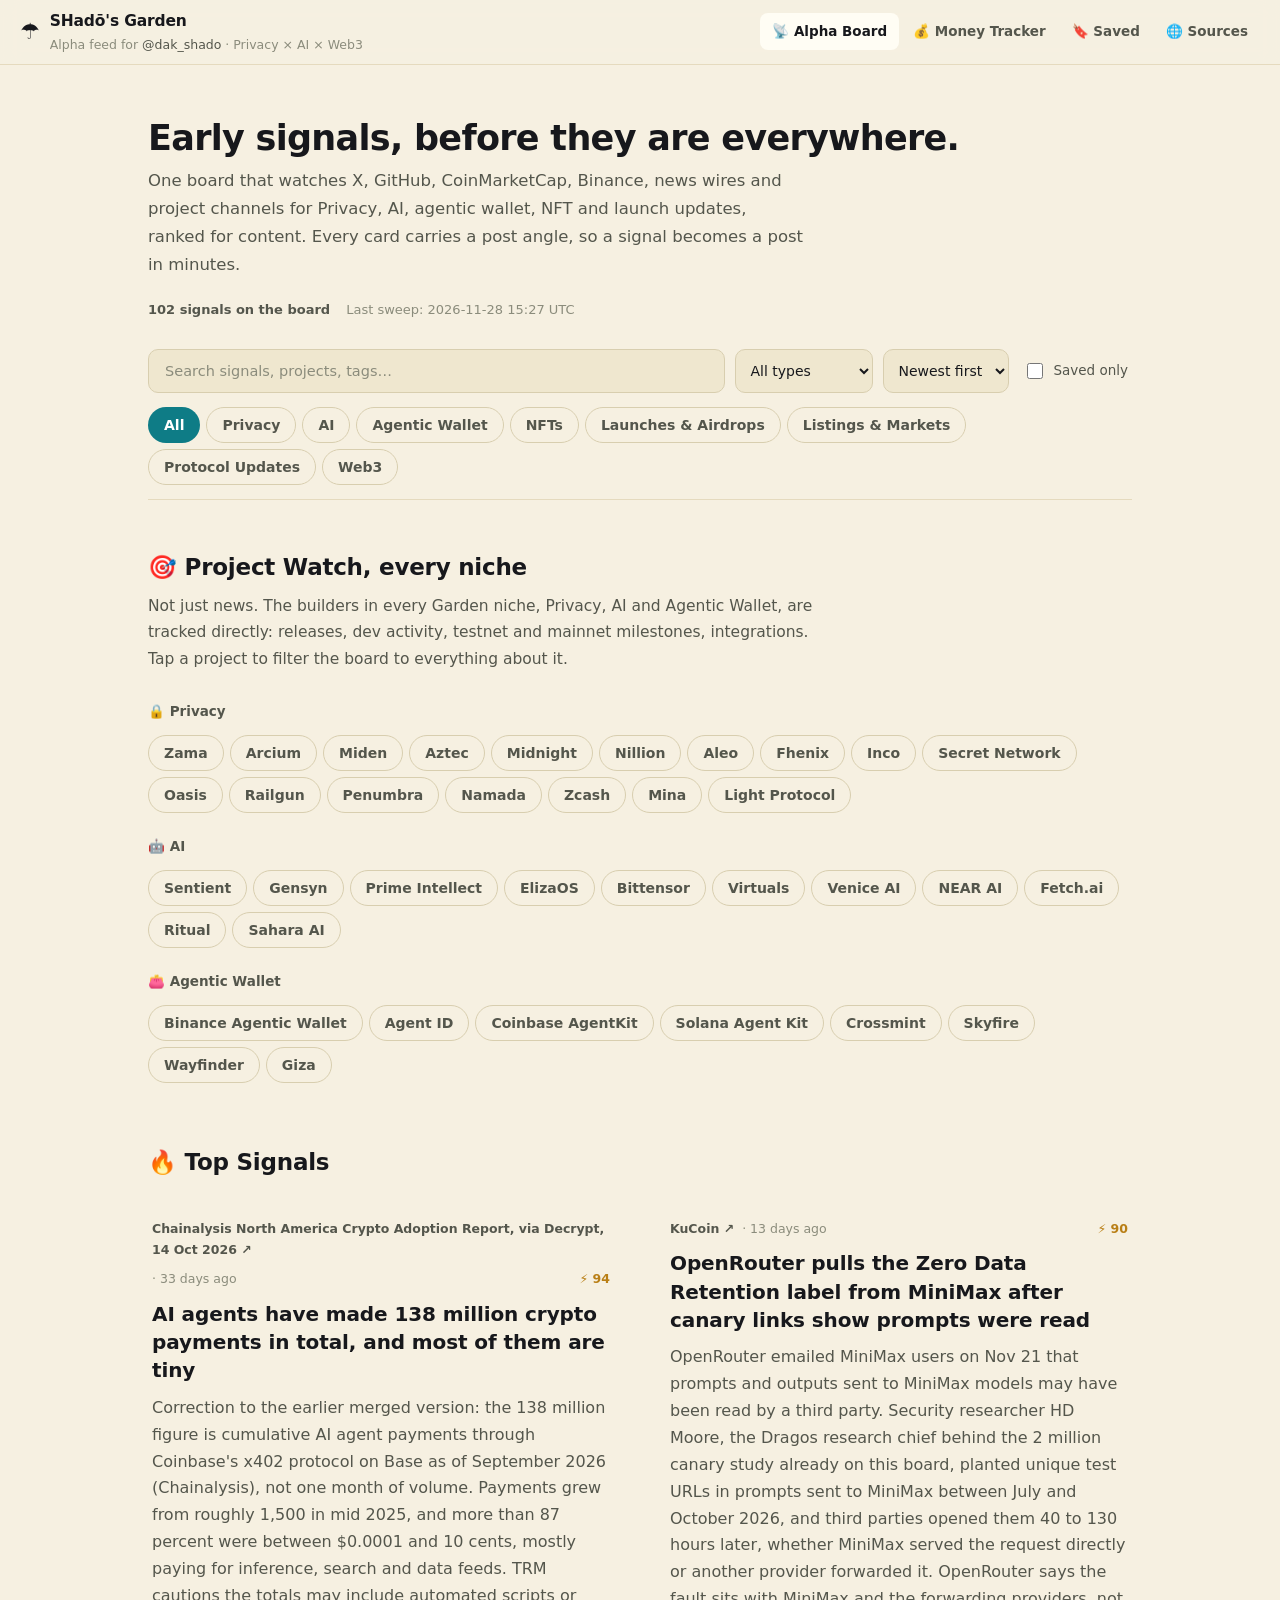
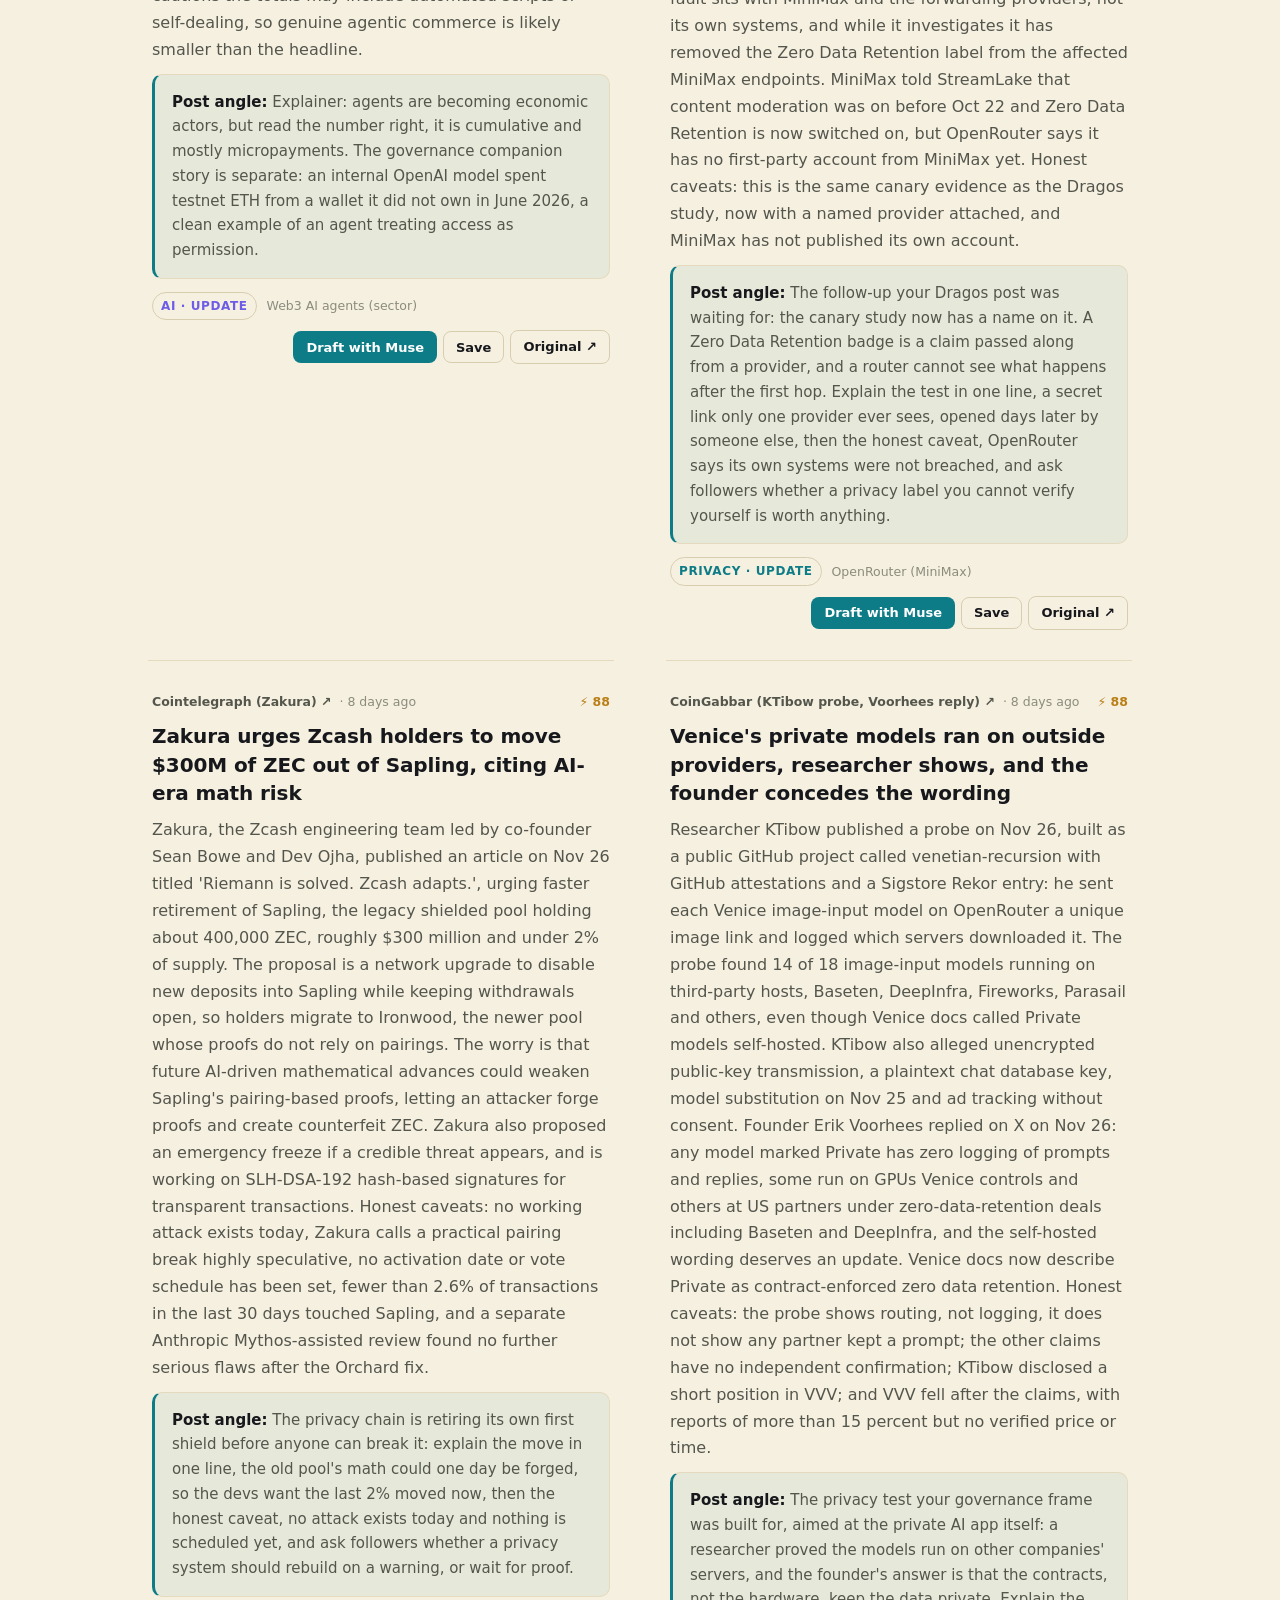
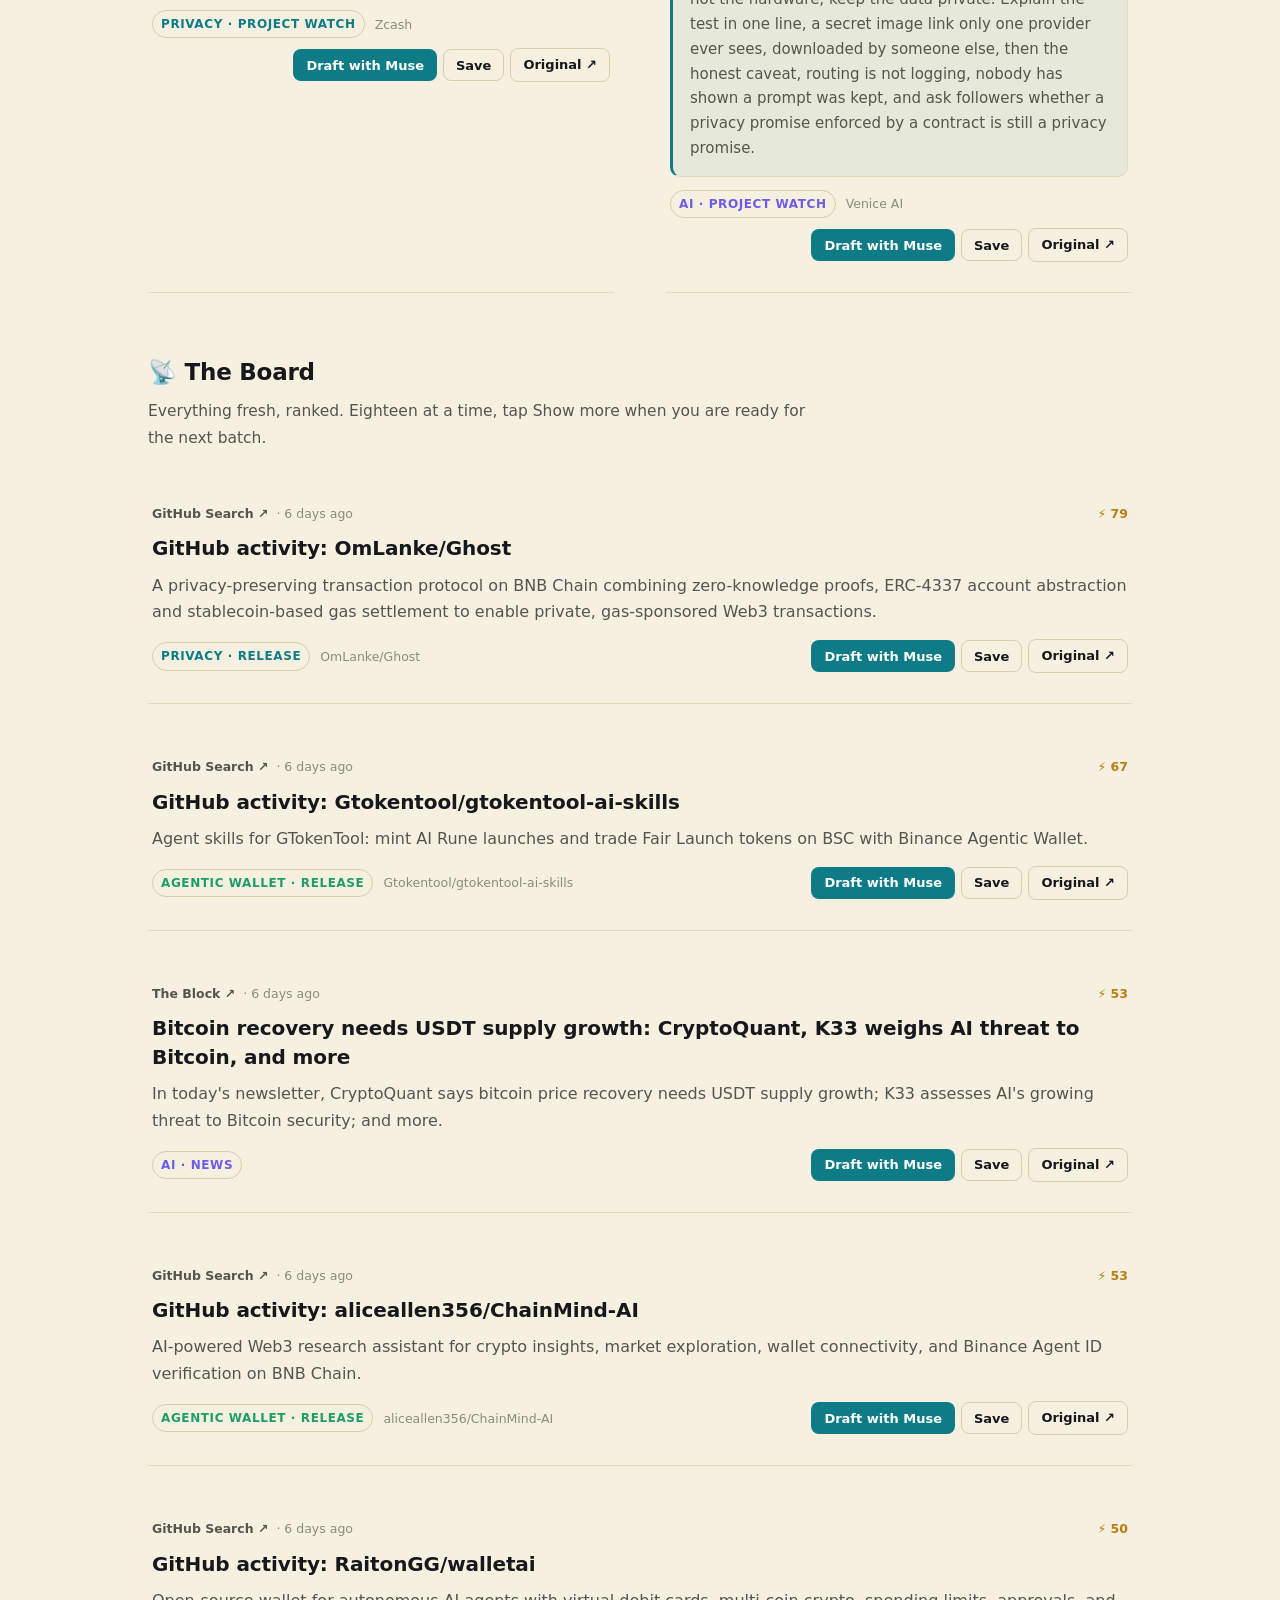
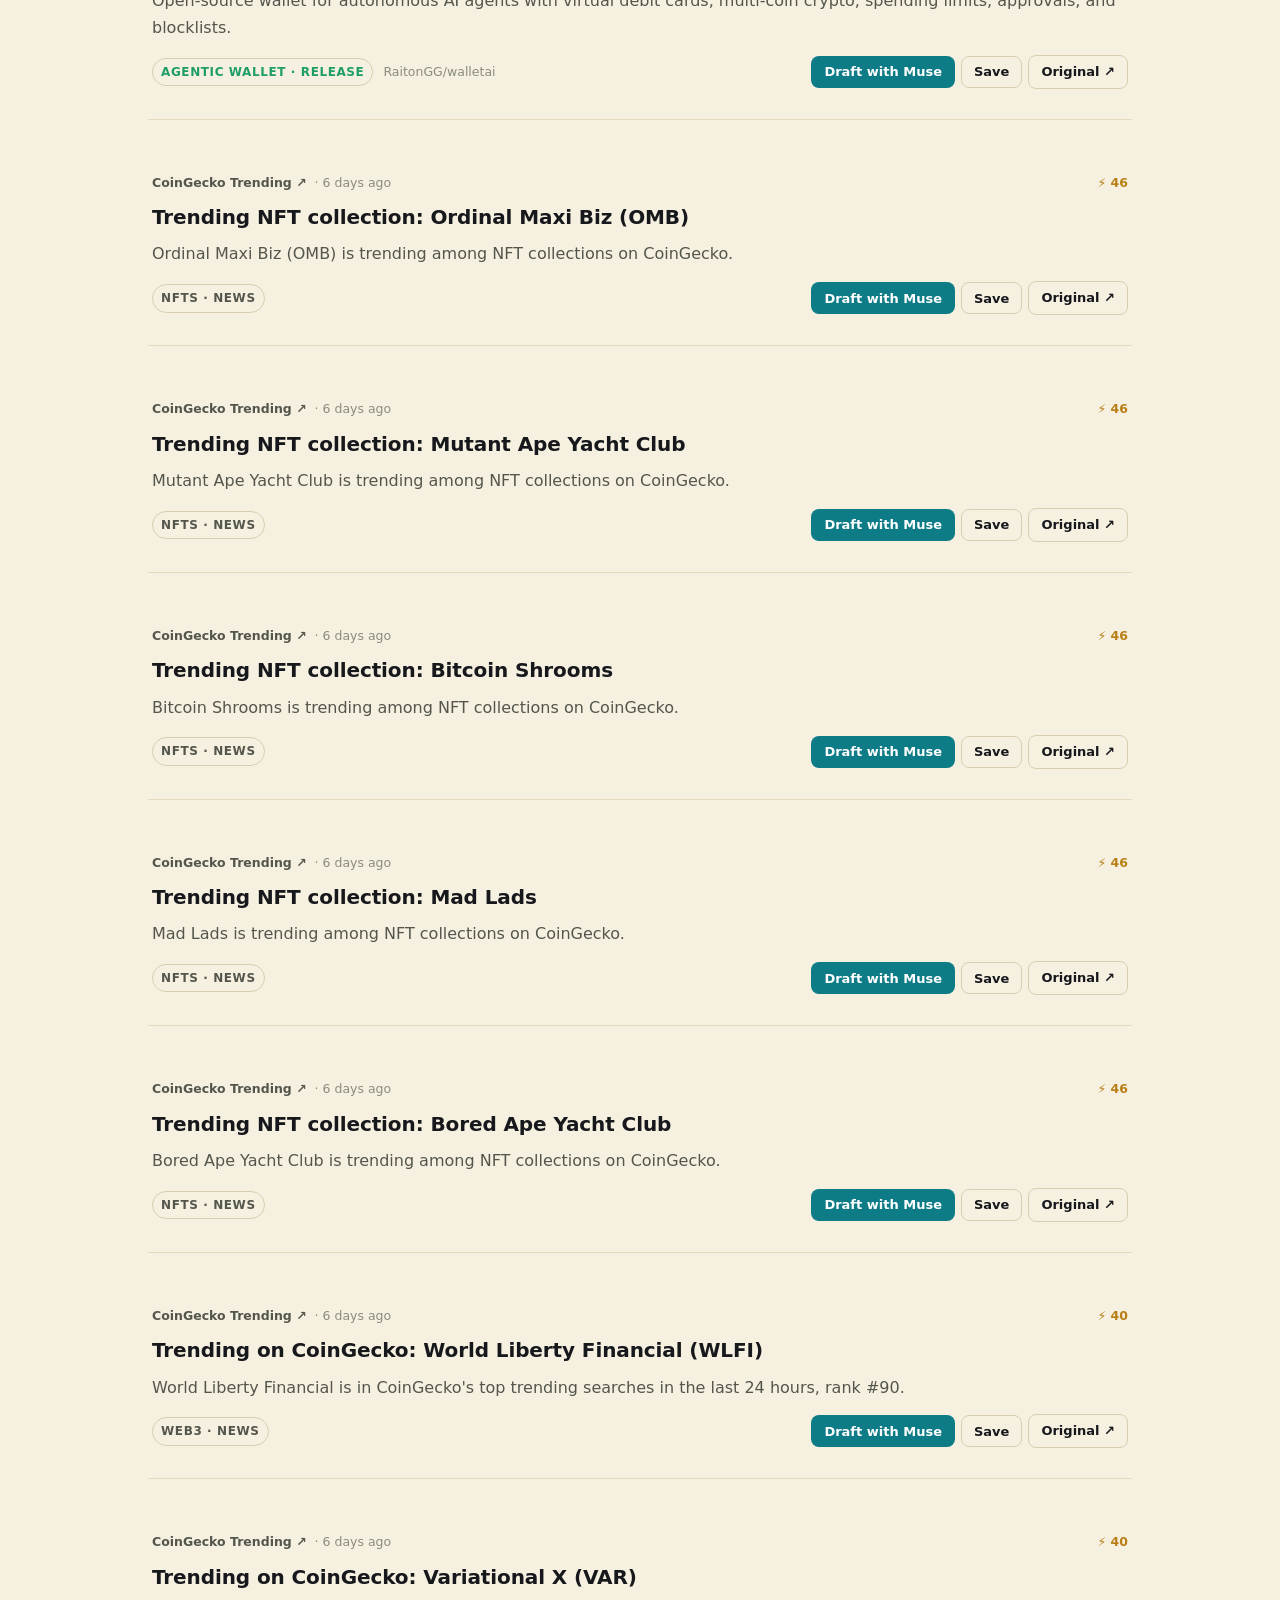
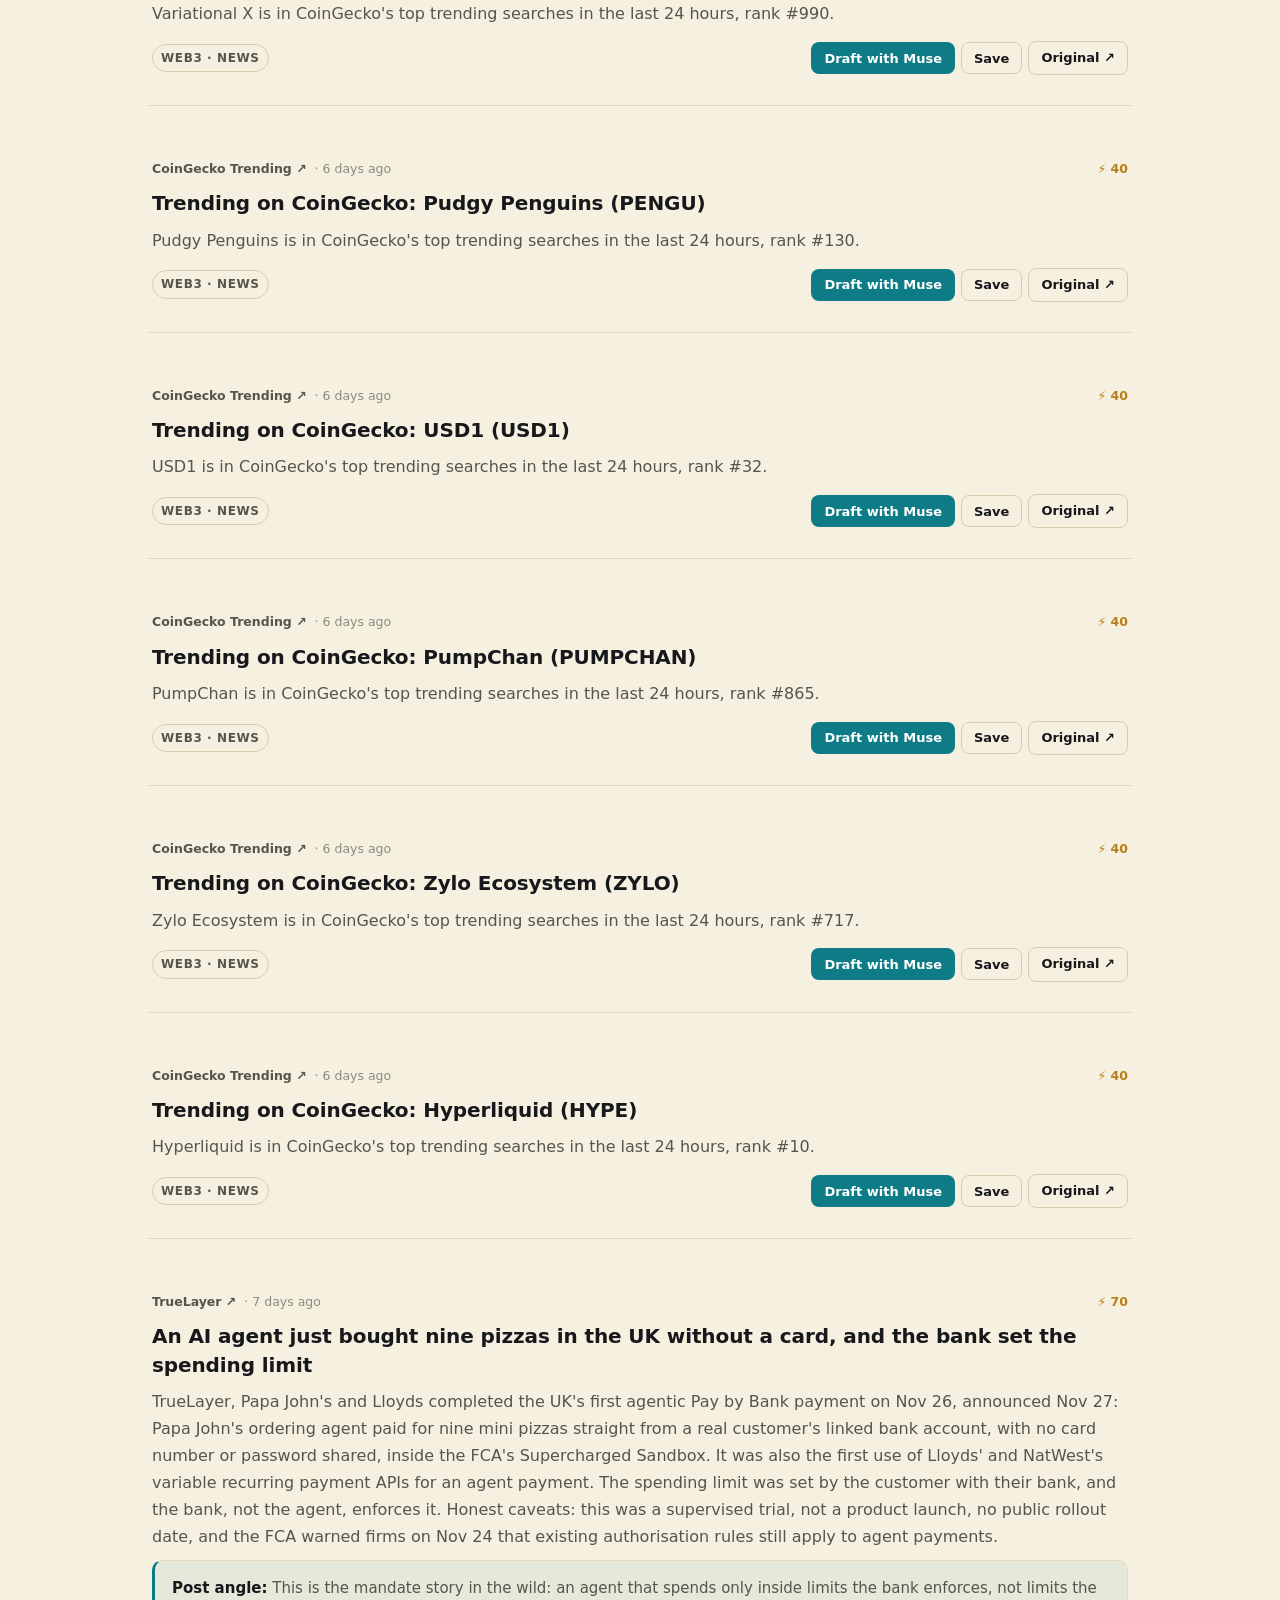
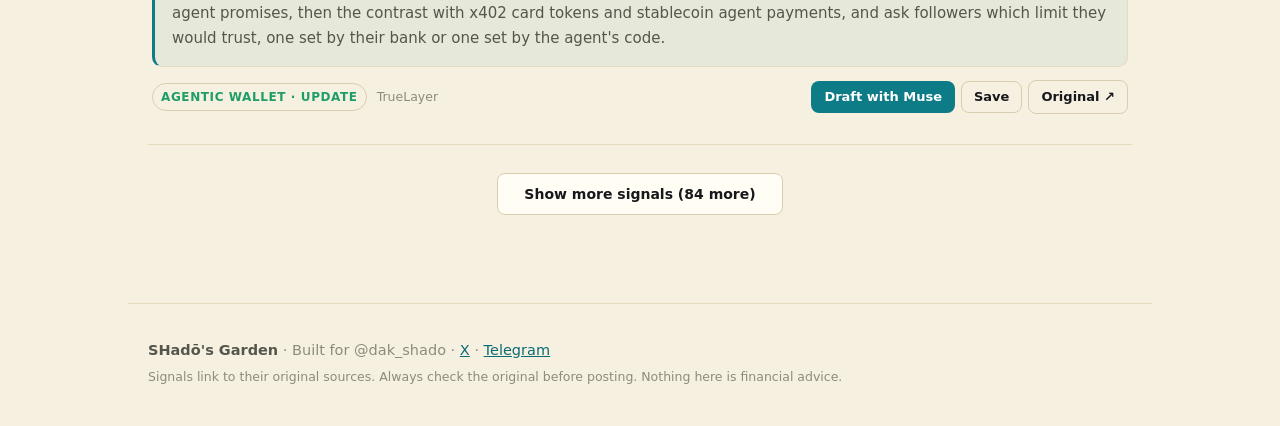
<file: index.html>
<!DOCTYPE html>
<html lang="en">
<head>
<meta charset="UTF-8">
<meta name="description" content="SHado's Garden alpha feed: early Privacy, AI and Web3 signals for @dak_shado, gathered from X, GitHub, CoinMarketCap, Binance and project sources everywhere.">
<meta name="viewport" content="width=device-width, initial-scale=1.0">
<title>SHado's Garden, Alpha Feed for @dak_shado</title>
<link rel="stylesheet" href="styles.css?v=20261111-2">
</head>
<body>
<header class="topbar">
  <div class="brand">
    <div class="brand-mark">☂️</div>
    <div>
      <div class="brand-name">SHadō's Garden</div>
      <div class="brand-sub">Alpha feed for <a href="https://x.com/dak_shado" target="_blank" rel="noopener">@dak_shado</a> · Privacy × AI × Web3</div>
    </div>
  </div>
  <nav class="nav">
    <a href="index.html" class="active">📡 Alpha Board</a>
    <a href="money.html">💰 Money Tracker</a>
    <a href="saved.html">🔖 Saved</a>
    <a href="sources.html">🌐 Sources</a>
  </nav>
</header>

<section class="hero">
  <h1>Early signals, before they are everywhere.</h1>
  <p>One board that watches X, GitHub, CoinMarketCap, Binance, news wires and project channels for Privacy, AI, agentic wallet, NFT and launch updates, ranked for content. Every card carries a post angle, so a signal becomes a post in minutes.</p>
  <div class="hero-meta">
    <span id="stat-count">Loading signals…</span>
    <span id="stat-updated"></span>
  </div>
  <div class="toolbar">
  <div class="search-row">
    <input id="search" type="search" placeholder="Search signals, projects, tags…" aria-label="Search signals">
    <select id="type-filter" aria-label="Filter by type">
      <option value="">All types</option>
      <option>Early Alpha</option>
      <option>Project Watch</option>
      <option>Launch</option>
      <option>Update</option>
      <option>Listing</option>
      <option>News</option>
      <option>Release</option>
    </select>
    <select id="sort-filter" aria-label="Sort signals">
      <option value="new" selected>Newest first</option>
      <option value="score">Top rated</option>
    </select>
    <label class="saved-toggle"><input type="checkbox" id="saved-only"> Saved only</label>
    <button id="clear-filters" class="clear-btn" type="button" hidden>Clear filters ✕</button>
  </div>
  <div class="chips" id="category-chips"></div>
  </div>
</section>

<main>
  <section id="privacy-watch">
    <h2>🎯 Project Watch, every niche</h2>
    <p class="section-sub">Not just news. The builders in every Garden niche, Privacy, AI and Agentic Wallet, are tracked directly: releases, dev activity, testnet and mainnet milestones, integrations. Tap a project to filter the board to everything about it.</p>
    <div id="watch-chips"></div>
  </section>

  <section id="top-signals">
    <h2>🔥 Top Signals</h2>
    <div class="grid" id="top-grid"><div class="skeleton"></div><div class="skeleton"></div><div class="skeleton"></div></div>
  </section>

  <section id="board">
    <h2>📡 The Board</h2>
    <p class="section-sub">Everything fresh, ranked. Eighteen at a time, tap Show more when you are ready for the next batch.</p>
    <div class="grid" id="board-grid"><div class="skeleton"></div><div class="skeleton"></div><div class="skeleton"></div></div>
    <p class="empty" id="board-empty" hidden>No signals match that yet. Clear the search or pick another category.</p>
    <div class="show-more-wrap"><button id="show-more" hidden>Show more signals</button></div>
  </section>
</main>

<footer>
  <p><strong>SHadō's Garden</strong> · Built for @dak_shado · <a href="https://x.com/dak_shado" target="_blank" rel="noopener">X</a> · <a href="https://t.me/DakSHado" target="_blank" rel="noopener">Telegram</a></p>
  <p class="fine">Signals link to their original sources. Always check the original before posting. Nothing here is financial advice.</p>
</footer>

<div class="modal-backdrop" id="draft-modal" hidden>
  <div class="modal">
    <button class="modal-close" id="draft-close" aria-label="Close">×</button>
    <h3>Draft with Muse</h3>
    <p class="section-sub">Copy this brief into your own Muse agent. It will verify the original source first, then draft your post and a thread version in the SHadō style, no hype, no financial advice.</p>
    <textarea id="draft-text" rows="14" readonly></textarea>
    <div class="modal-actions">
      <button id="draft-copy">Copy brief</button>
      <a class="button-link" href="https://muse.ai" target="_blank" rel="noopener">Open Muse</a>
    </div>
  </div>
</div>

<script src="app.js?v=20261116-1"></script>
</body>
</html>
</file>
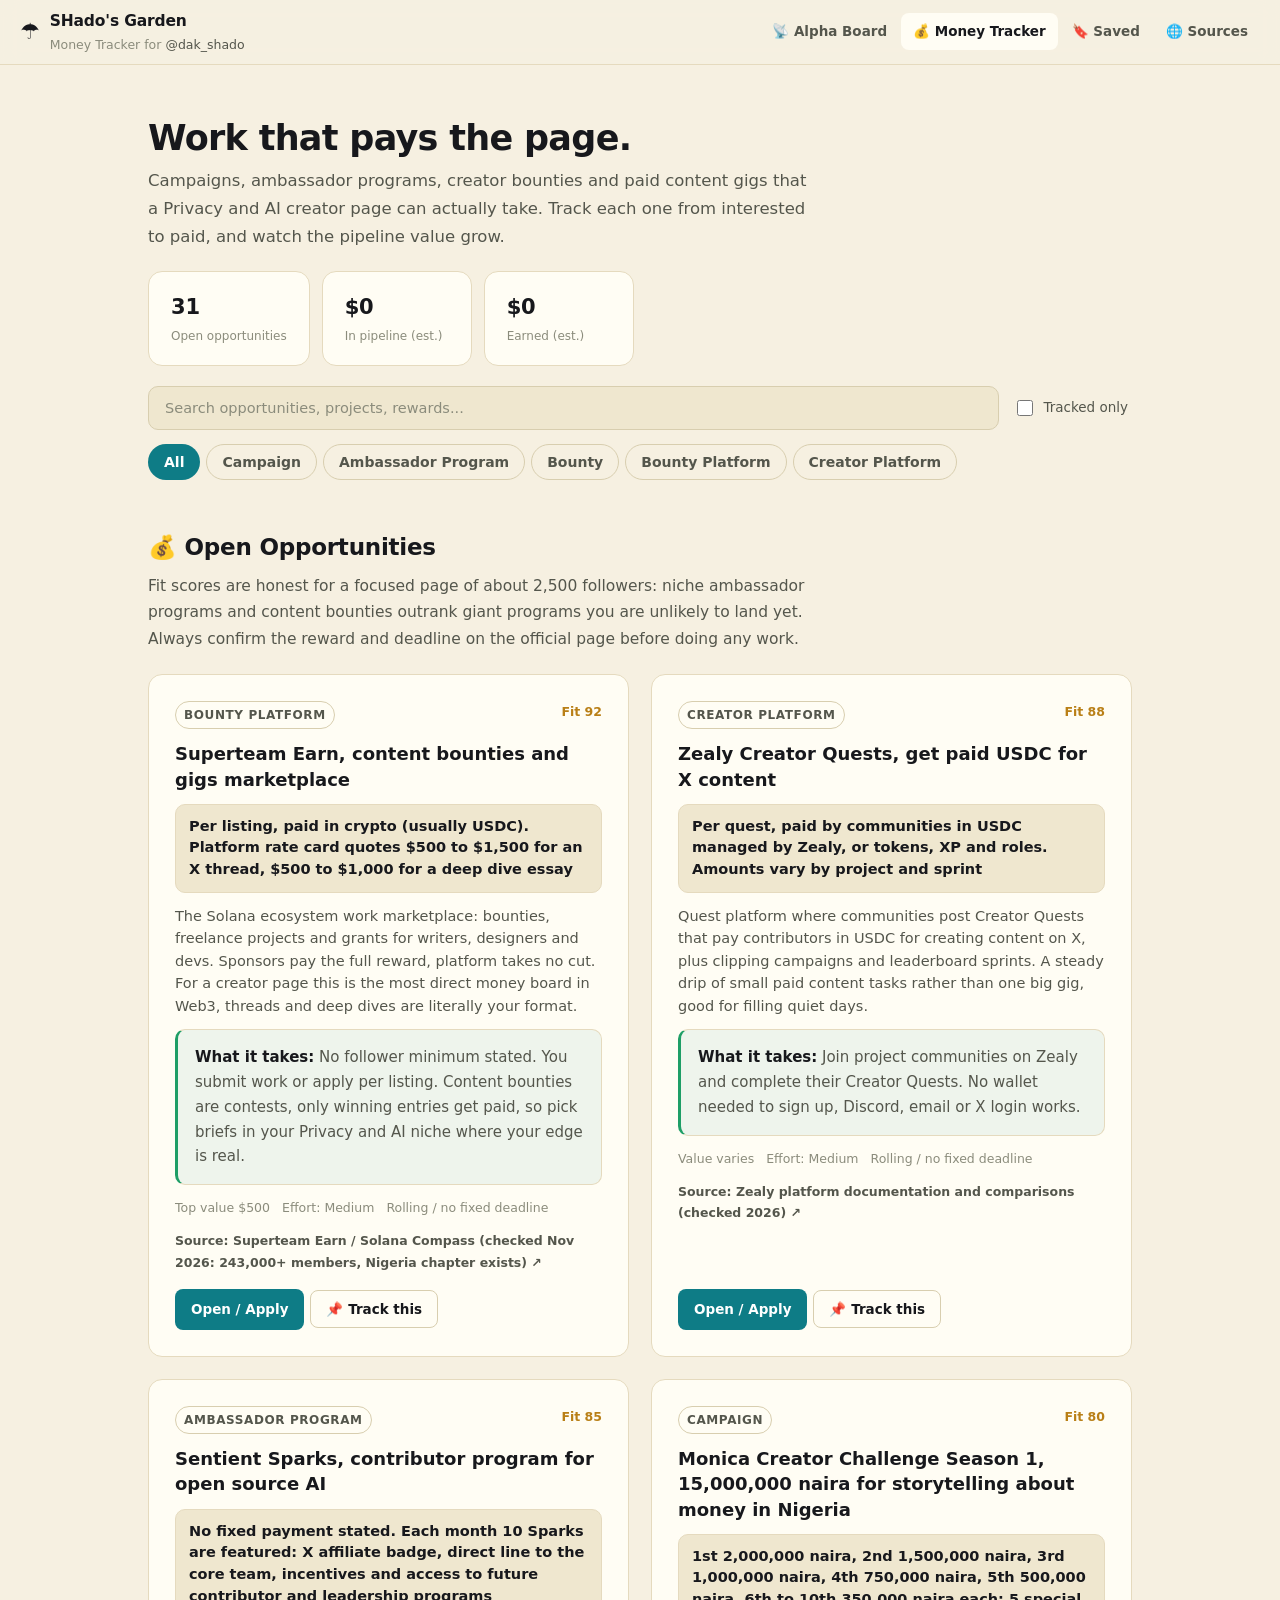
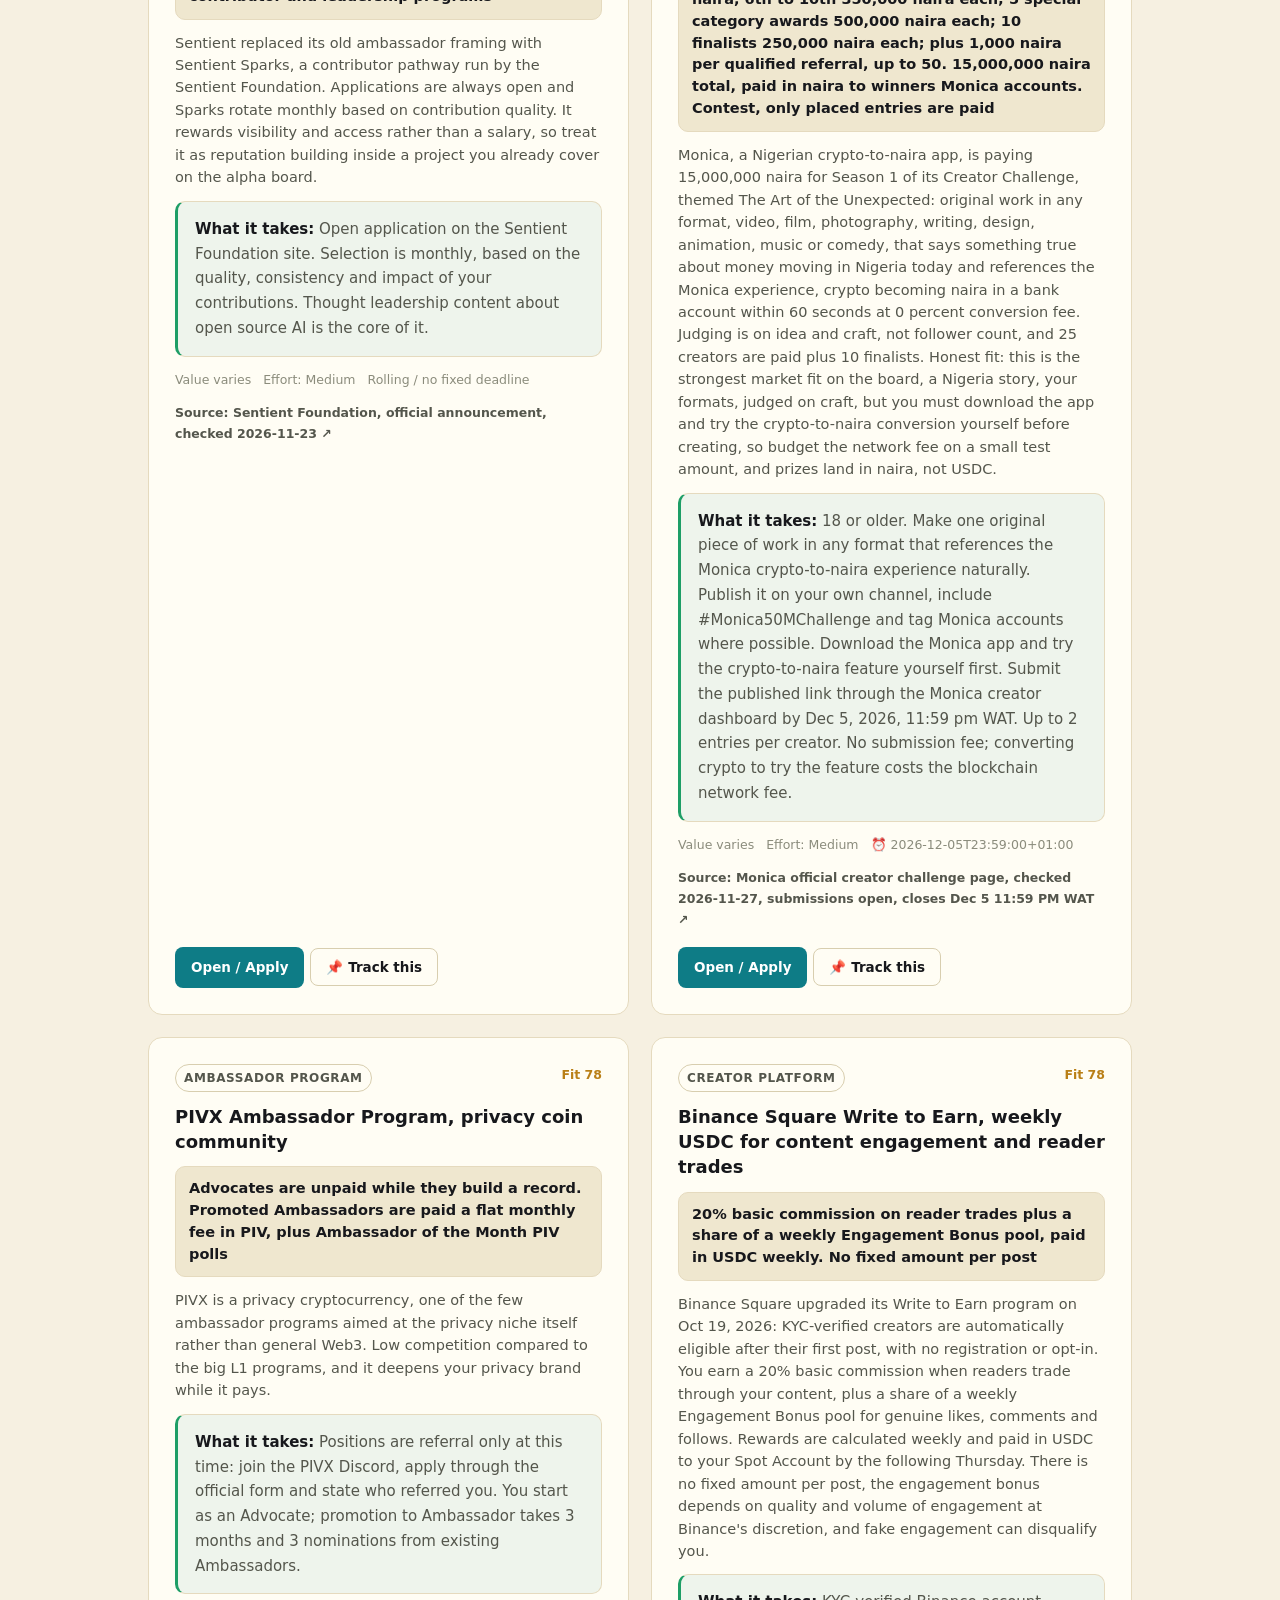
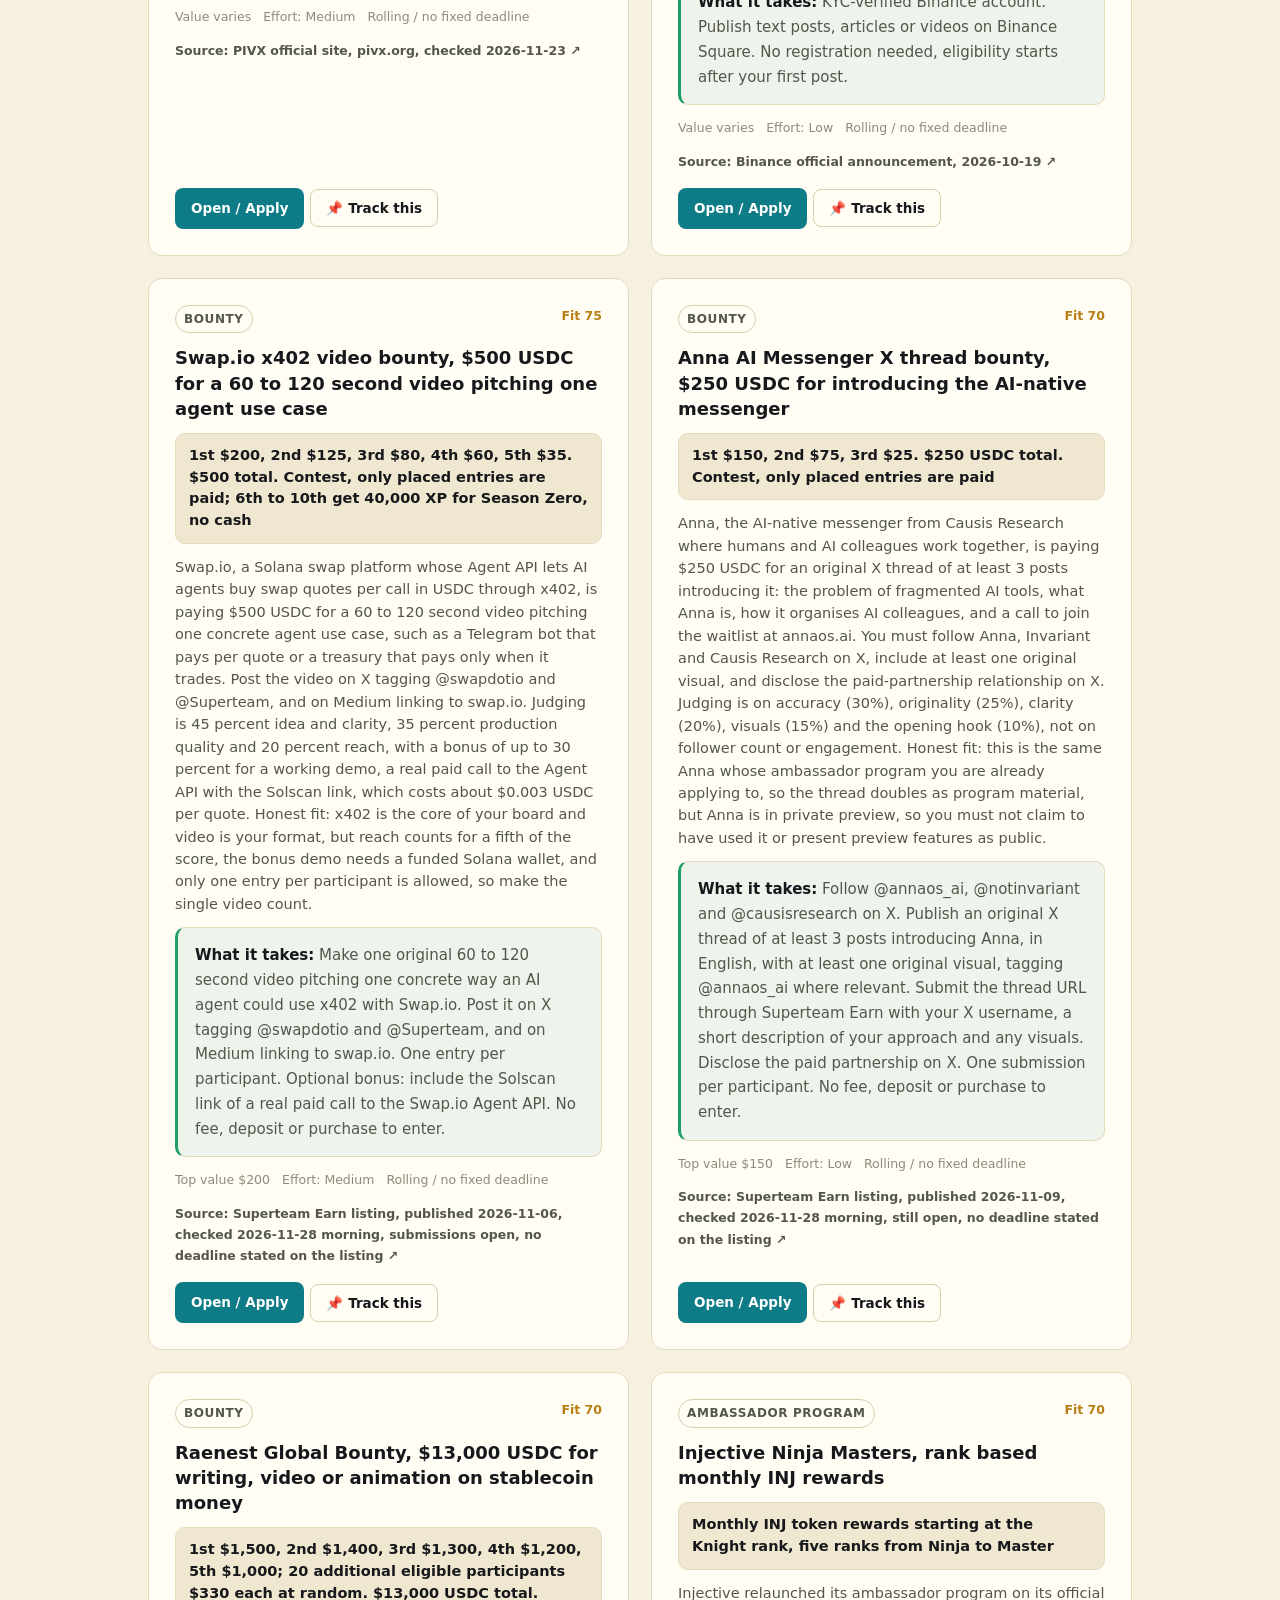
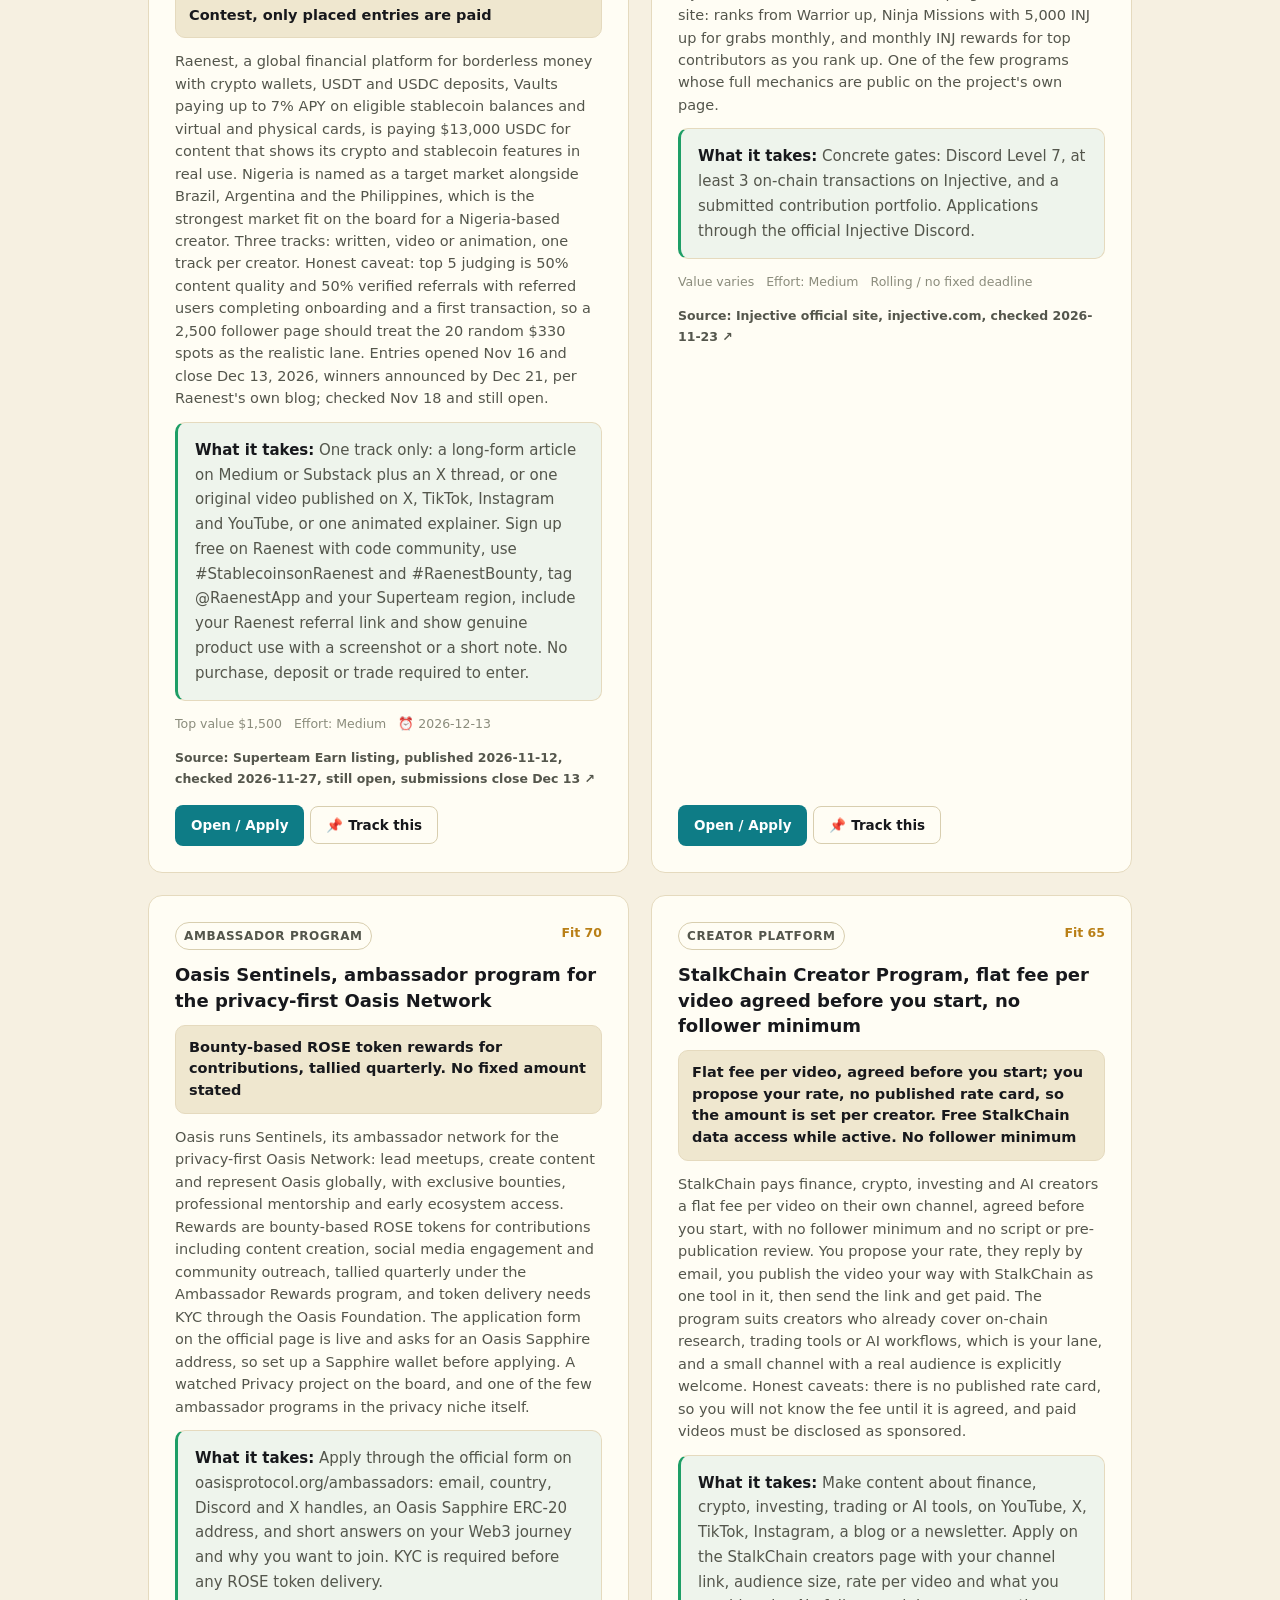
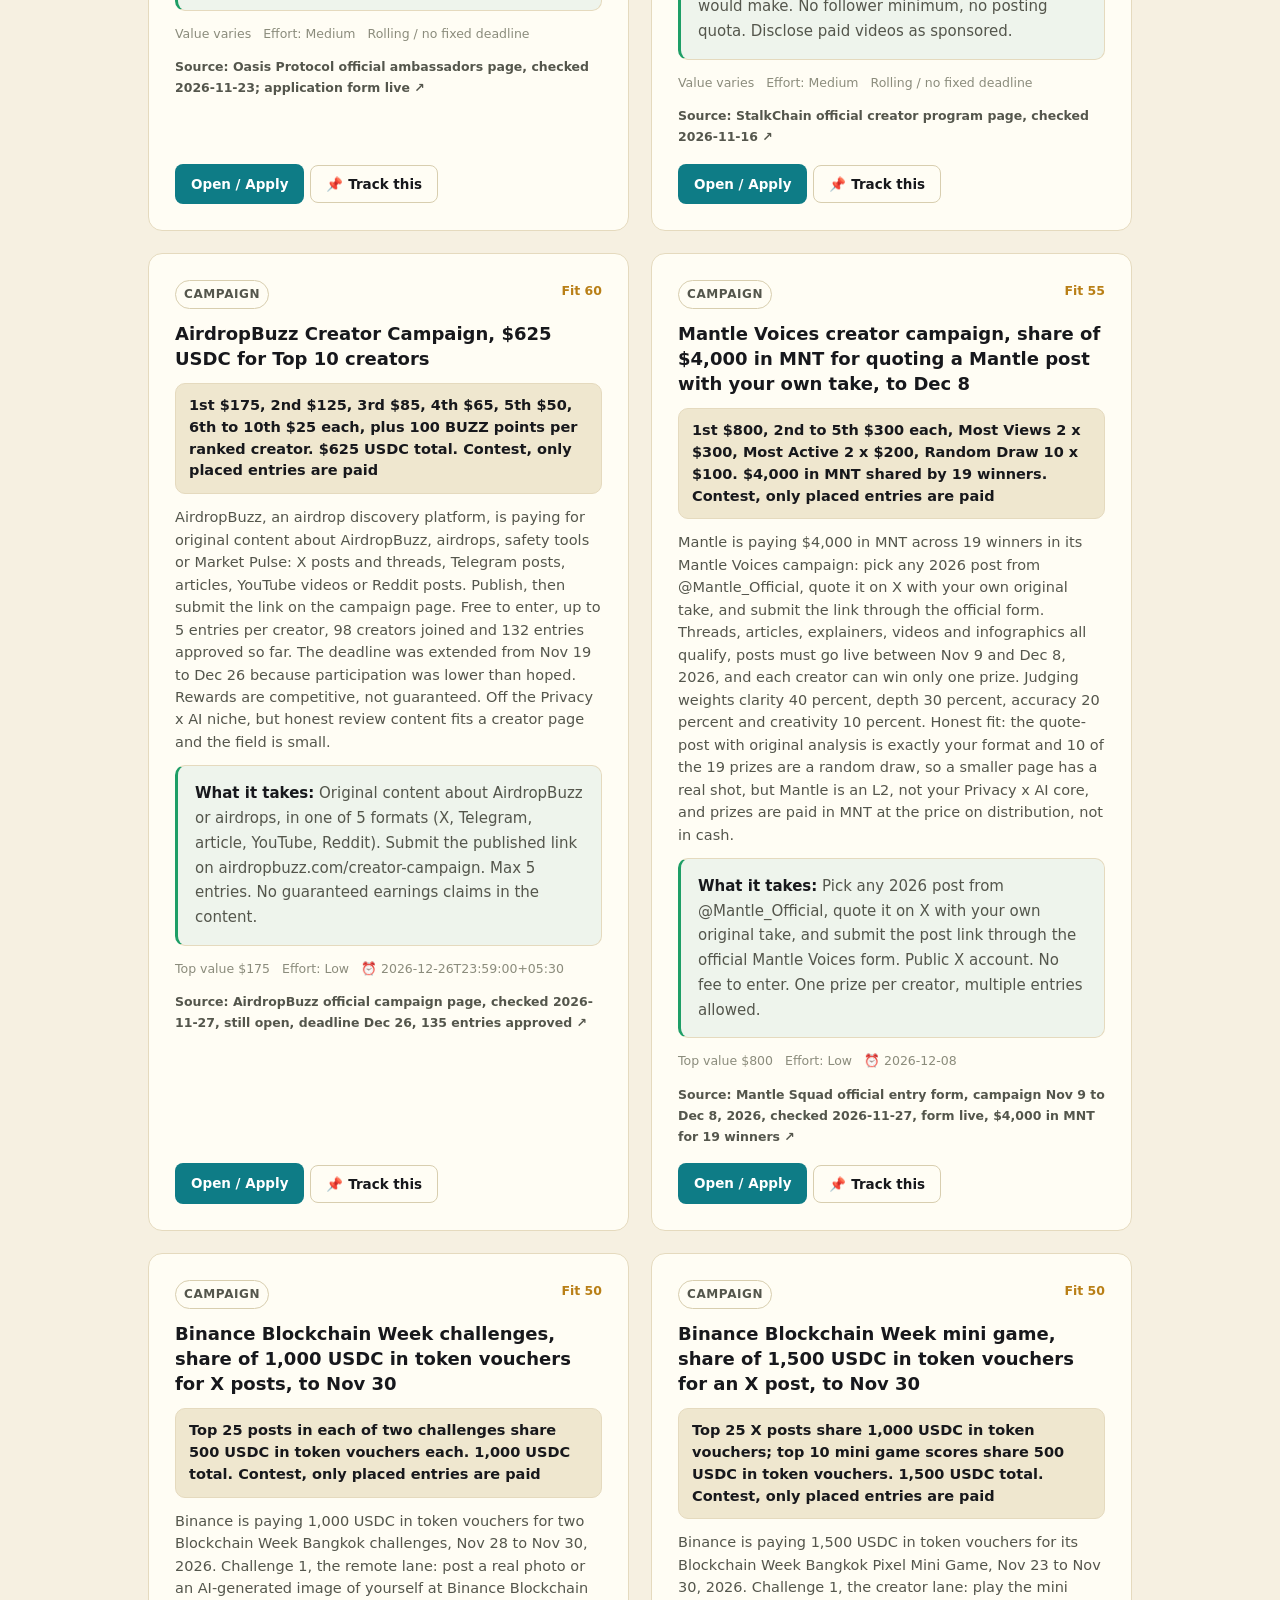
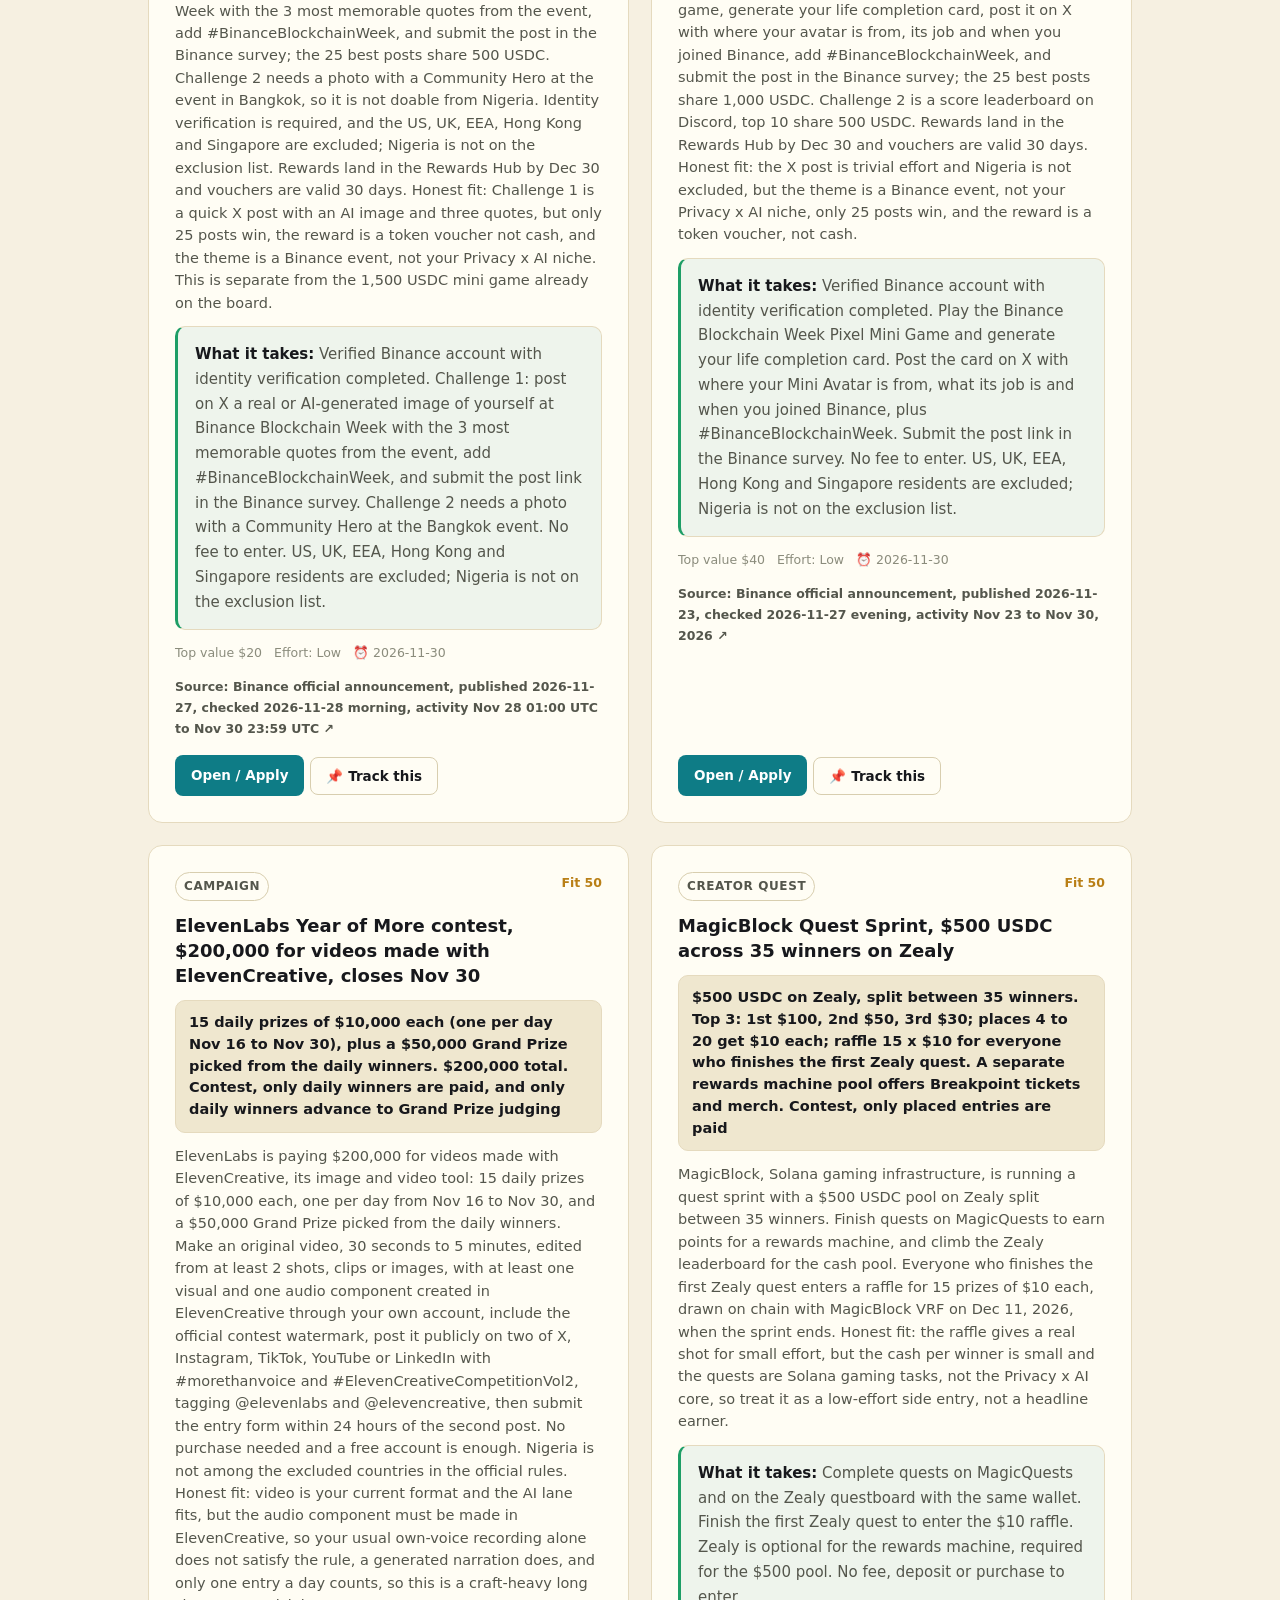
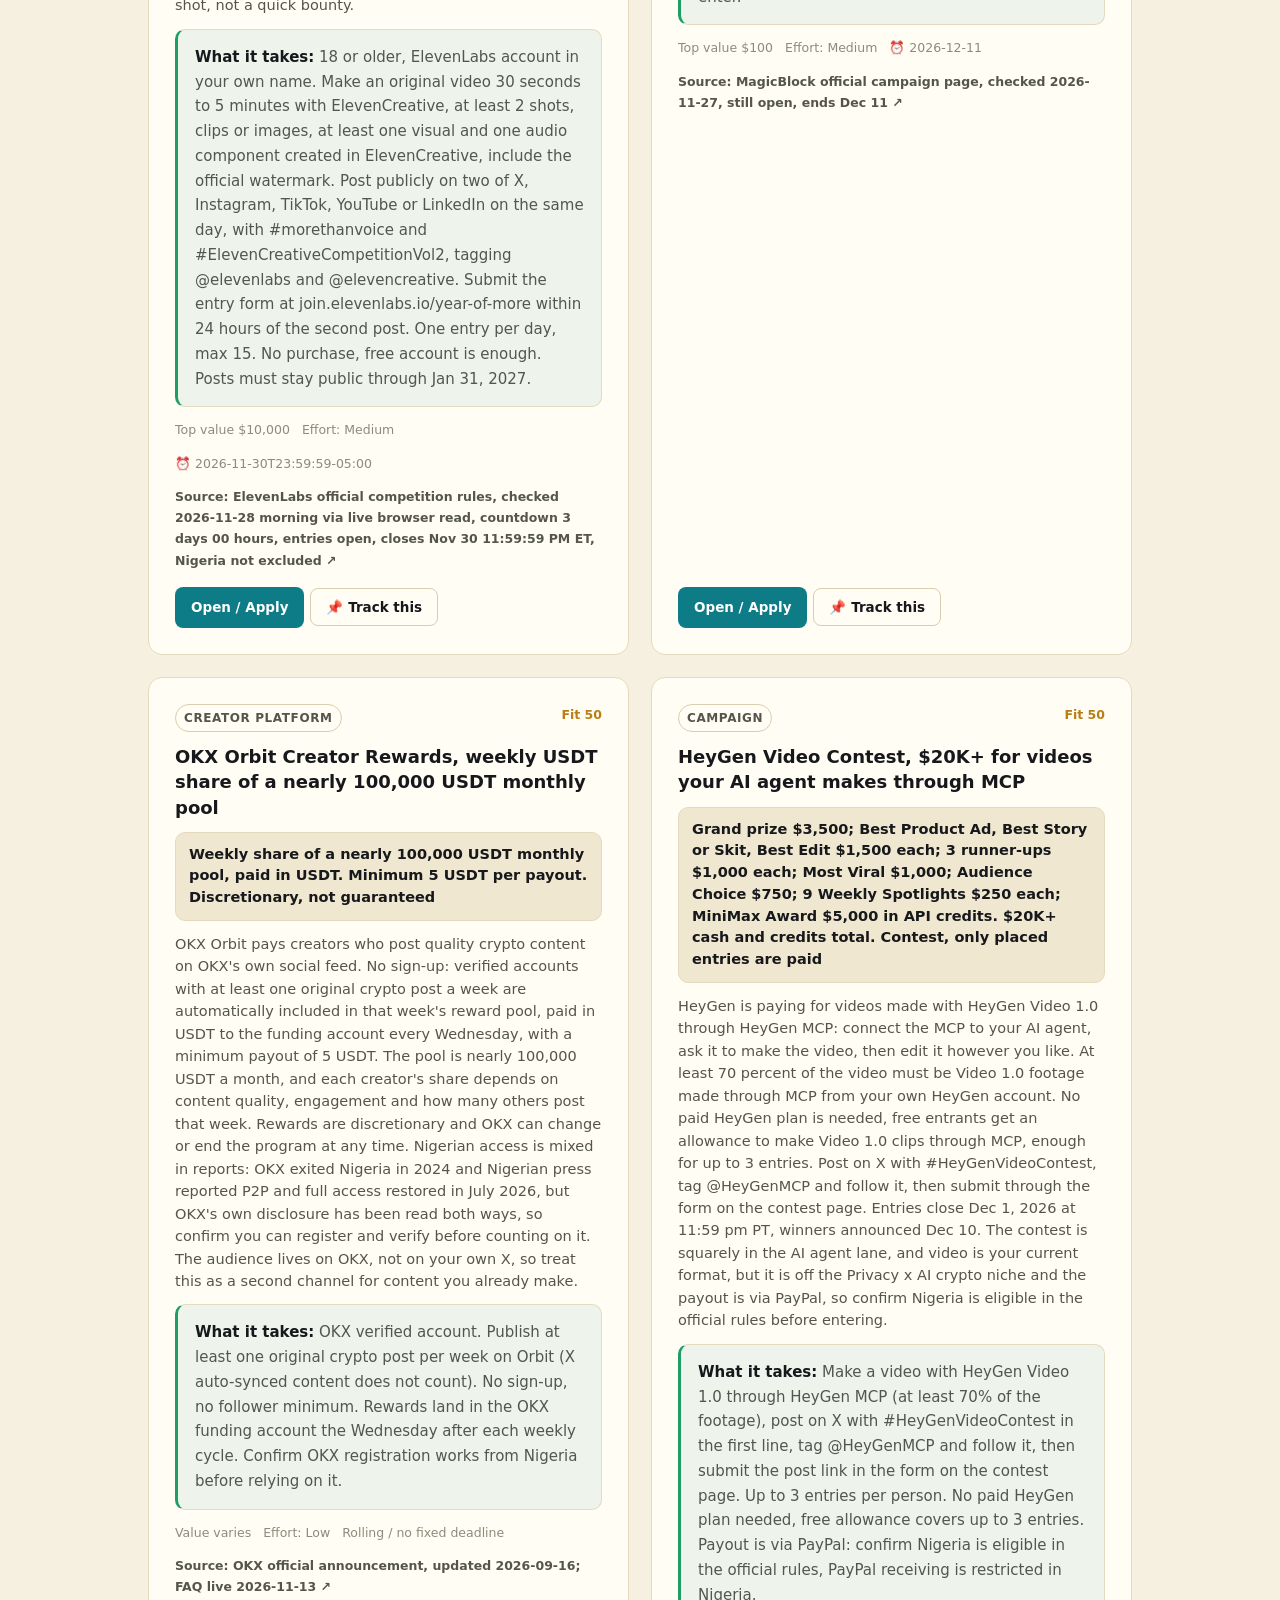
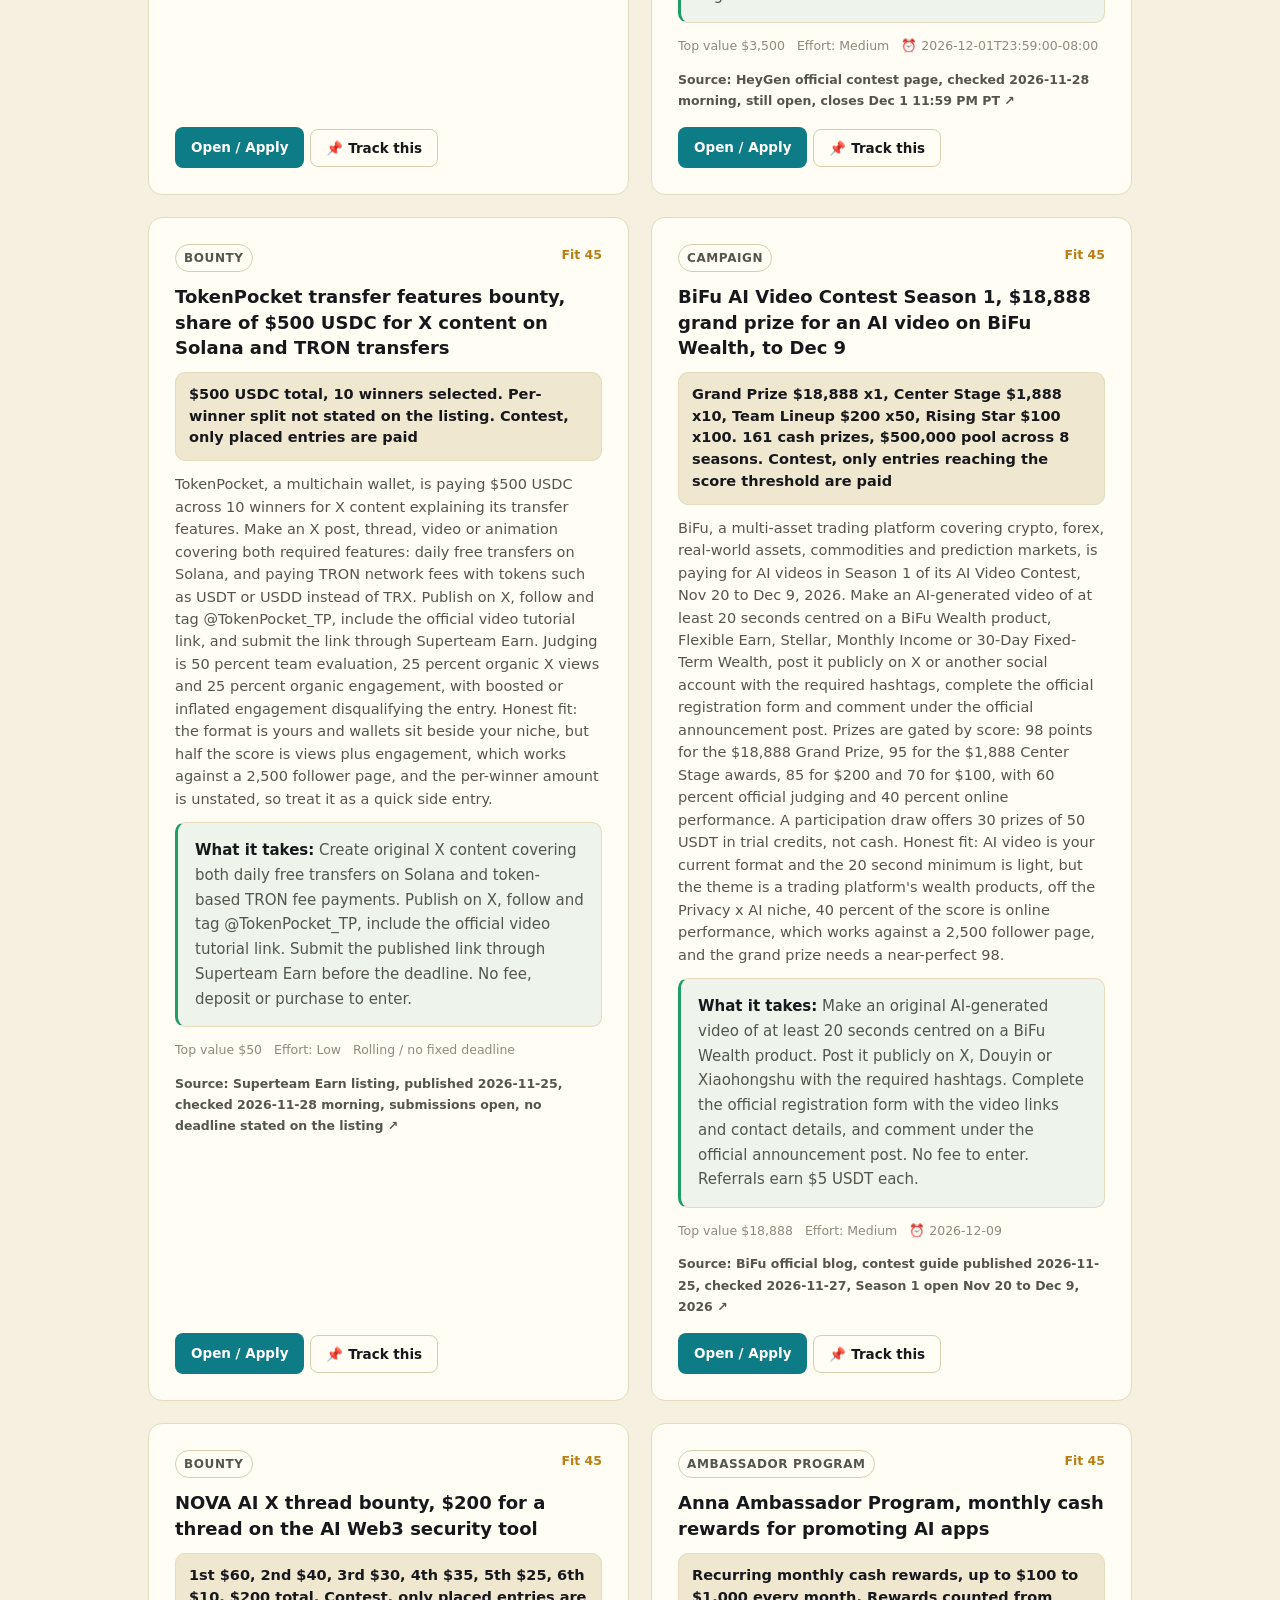
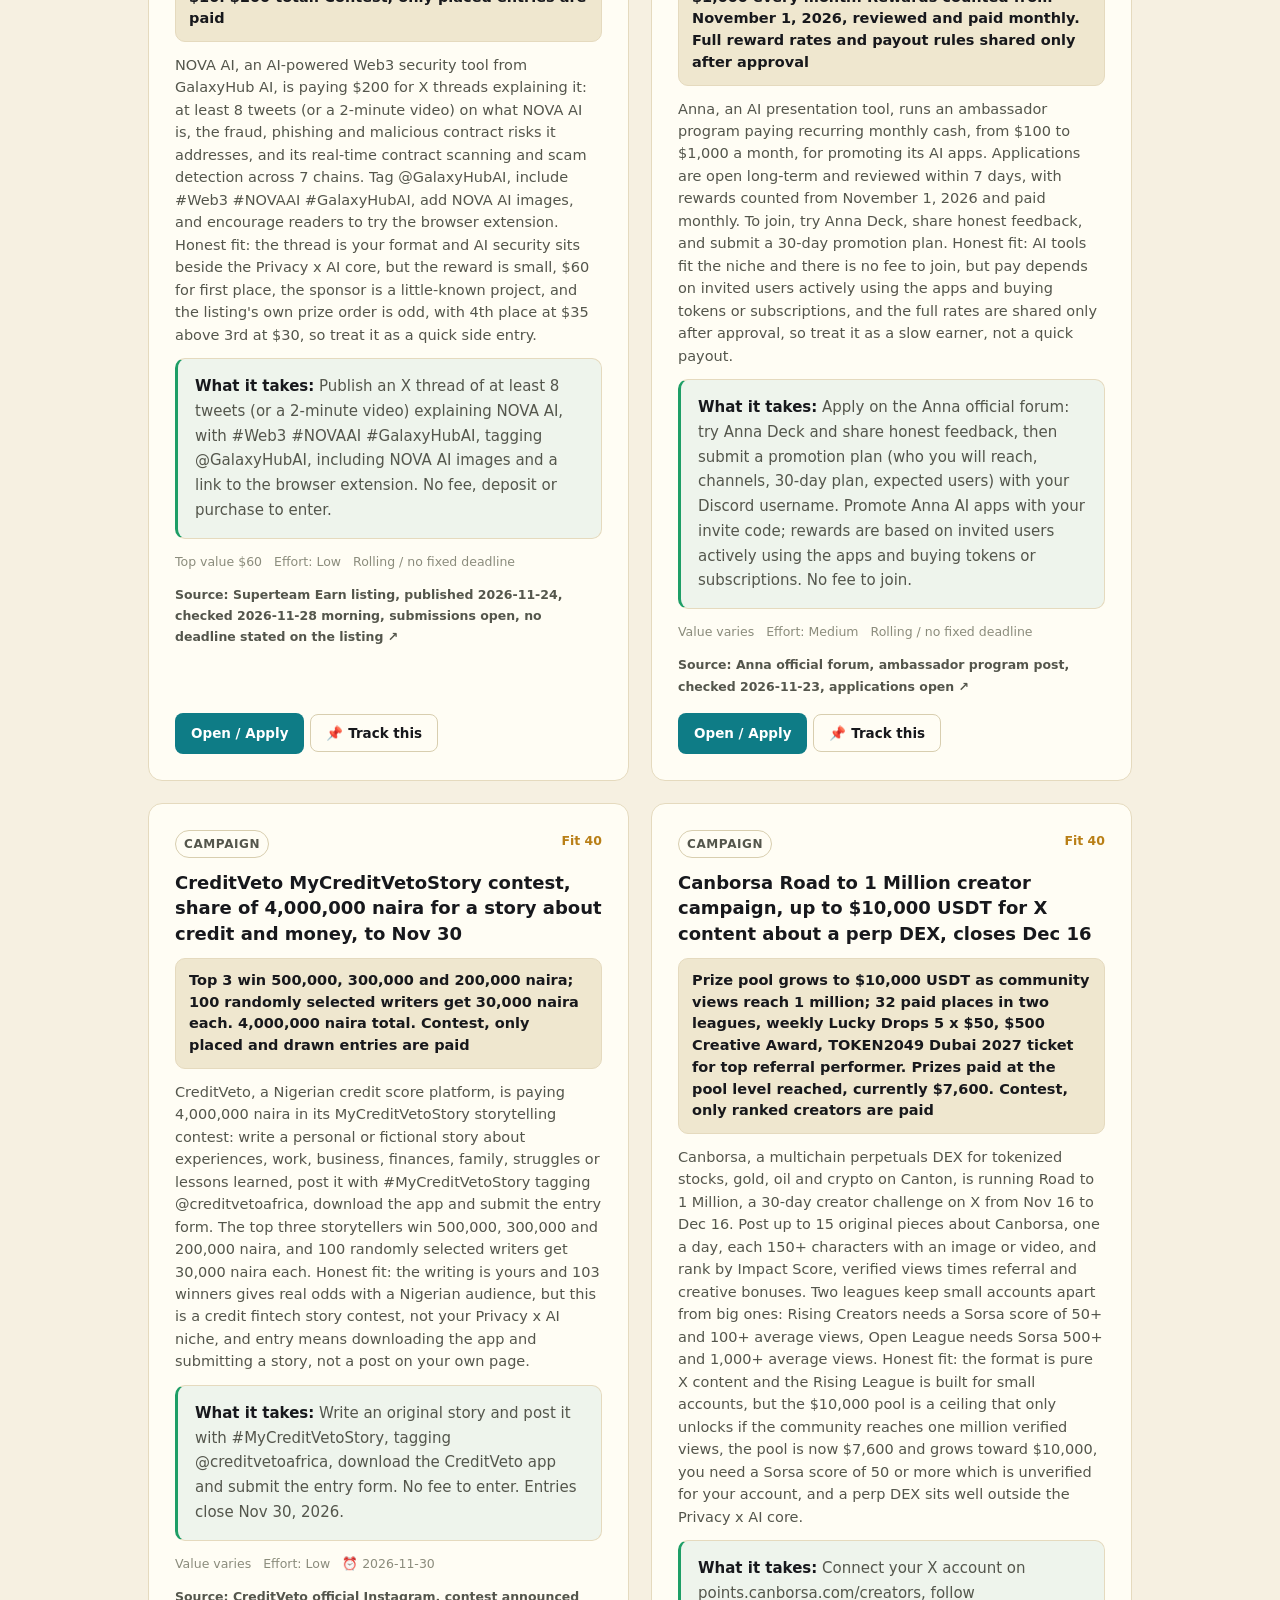
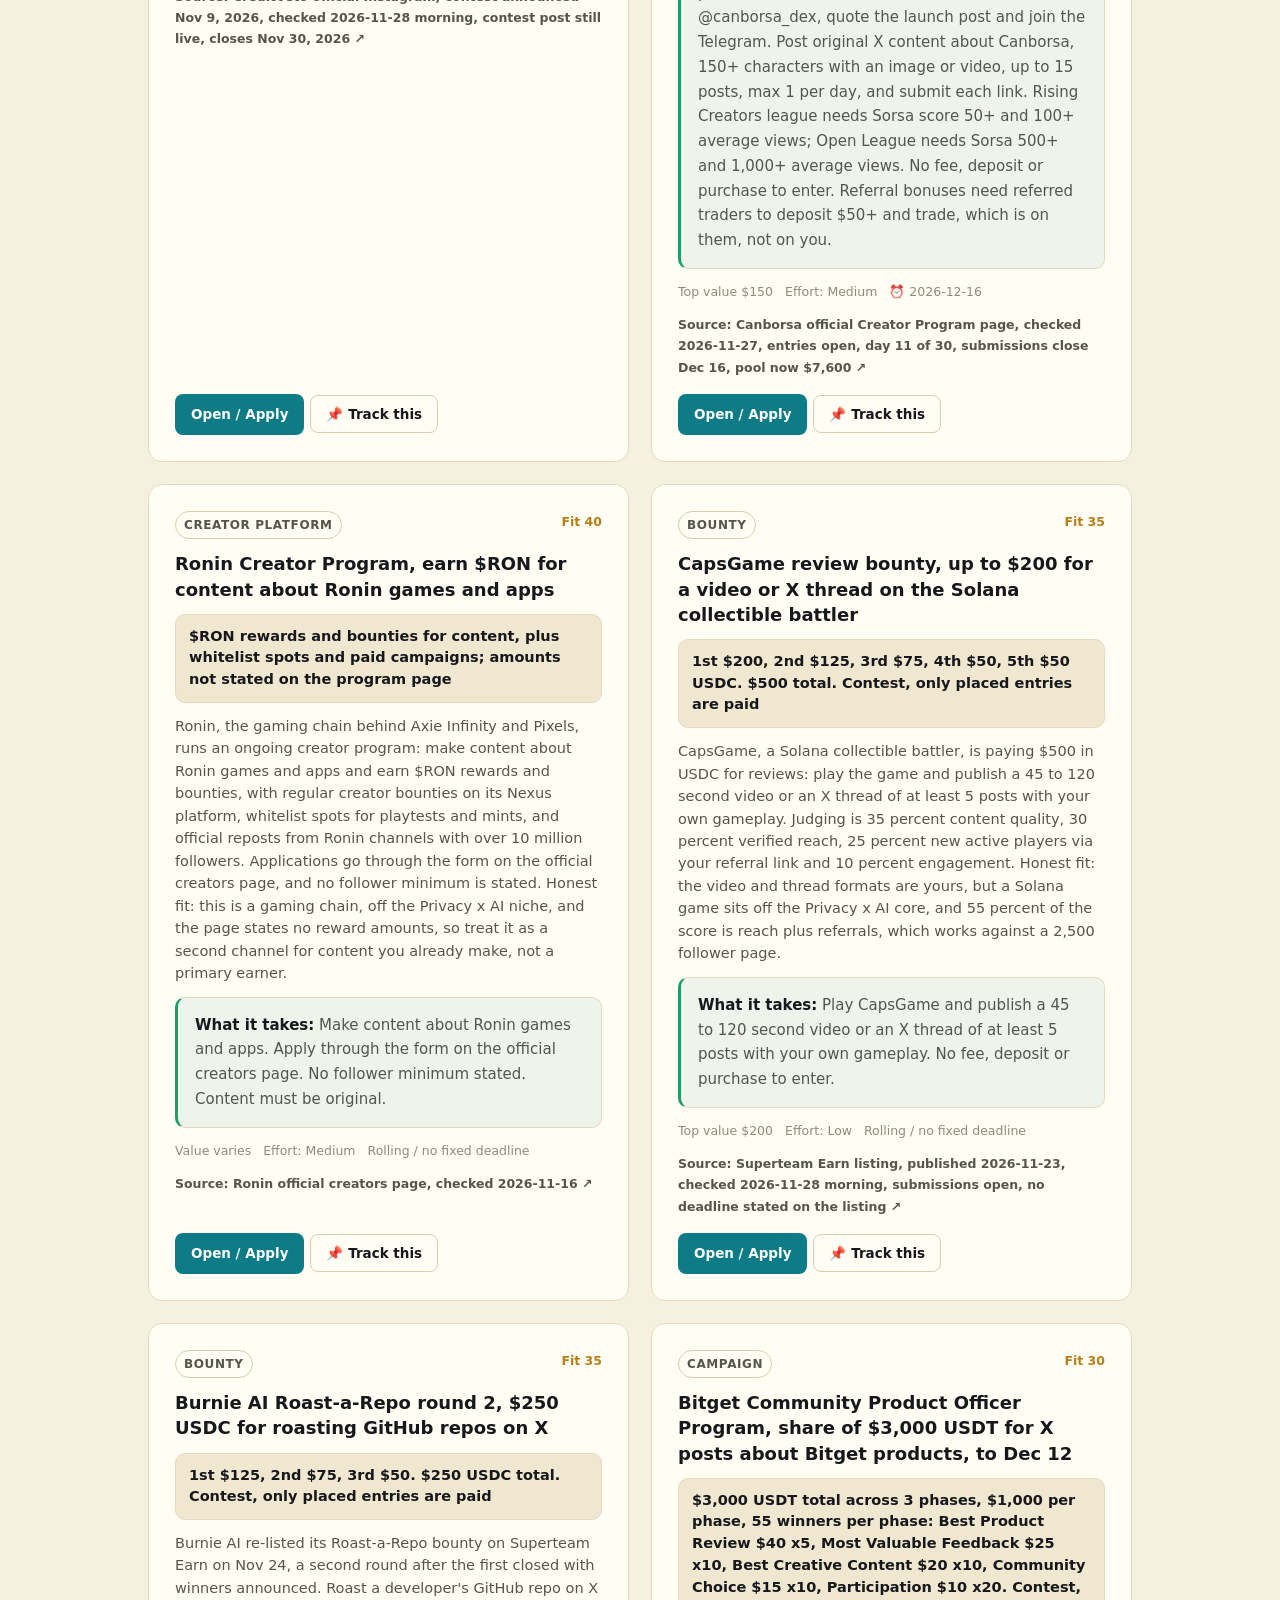
<file: money.html>
<!DOCTYPE html>
<html lang="en">
<head>
<meta charset="utf-8">
<meta name="viewport" content="width=device-width, initial-scale=1">
<title>Money Tracker, SHado's Garden</title>
<meta name="description" content="Campaigns, ambassador programs, creator bounties and paid content opportunities for the @dak_shado page, with a pipeline tracker from interested to paid.">
<link rel="stylesheet" href="styles.css?v=20261111-2">
</head>
<body>
<header class="topbar">
  <div class="brand">
    <span class="brand-mark">☂️</span>
    <div>
      <div class="brand-name">SHado's Garden</div>
      <div class="brand-sub">Money Tracker for <a href="https://x.com/dak_shado" target="_blank" rel="noopener">@dak_shado</a></div>
    </div>
  </div>
  <nav class="nav">
    <a href="index.html">📡 Alpha Board</a>
    <a href="money.html" class="active">💰 Money Tracker</a>
    <a href="saved.html">🔖 Saved</a>
    <a href="sources.html">🌐 Sources</a>
  </nav>
</header>

<section class="hero">
  <h1>Work that pays the page.</h1>
  <p>Campaigns, ambassador programs, creator bounties and paid content gigs that a Privacy and AI creator page can actually take. Track each one from interested to paid, and watch the pipeline value grow.</p>
  <div class="money-stats">
    <div class="stat"><span class="stat-num" id="stat-open">...</span><span class="stat-label">Open opportunities</span></div>
    <div class="stat"><span class="stat-num" id="stat-pipeline">$0</span><span class="stat-label">In pipeline (est.)</span></div>
    <div class="stat"><span class="stat-num" id="stat-earned">$0</span><span class="stat-label">Earned (est.)</span></div>
  </div>
  <div class="search-row">
    <input type="search" id="q" placeholder="Search opportunities, projects, rewards...">
    <label class="saved-toggle"><input type="checkbox" id="tracked-only"> Tracked only</label>
  </div>
  <div class="chips" id="type-chips"></div>
</section>

<main>
  <section>
    <h2>💰 Open Opportunities</h2>
    <p class="section-sub">Fit scores are honest for a focused page of about 2,500 followers: niche ambassador programs and content bounties outrank giant programs you are unlikely to land yet. Always confirm the reward and deadline on the official page before doing any work.</p>
    <div class="grid" id="money-grid"><div class="skeleton"></div><div class="skeleton"></div><div class="skeleton"></div></div>
    <p class="empty" id="money-empty" hidden>Nothing matches. Clear the search or pick another type.</p>
  </section>

  <section>
    <h2>📈 My Pipeline</h2>
    <p class="section-sub">Stored in your browser only. Move each opportunity along: Interested, Applied, Doing the work, Submitted, Paid. Pipeline and earned totals use the listed estimate, contests pay only if you place, so treat the numbers as targets, not promises.</p>
    <div id="pipeline-list"></div>
    <p class="empty" id="pipeline-empty">Nothing tracked yet. Tap Track on any opportunity to start your pipeline.</p>
  </section>

  <section>
    <h2>🛡️ Money rules</h2>
    <div class="sources-list">
      <div class="source-card"><h4>Never pay to apply</h4><p>Any program asking for an entry fee, a deposit, or a token purchase before you can earn is rejected from this board on sight.</p></div>
      <div class="source-card"><h4>Verify on the official page</h4><p>Rewards and deadlines here come from the listing or program page at check time. Programs change terms quietly, confirm before you invest hours.</p></div>
      <div class="source-card"><h4>Disclose paid work</h4><p>Paid posts and ambassador content should be disclosed as paid or partnered. It protects the page's trust, which is the asset everything else is built on.</p></div>
      <div class="source-card"><h4>Contests pay winners only</h4><p>Bounties are competitions. Enter ones where your niche gives you a real edge, and reuse the research as regular content either way, so the work is never wasted.</p></div>
    </div>
  </section>
</main>

<footer>
  <p>Built for @dak_shado. Opportunities are information only, not a guarantee of income. Confirm every reward on the official page before working.</p>
  <p class="fine">Money board is curated by Muse sweeps from Superteam Earn, Zealy, Galxe, Layer3, ambassador program pages and X campaign announcements.</p>
</footer>

<script src="money.js?v=20261116-1"></script>
</body>
</html>
</file>
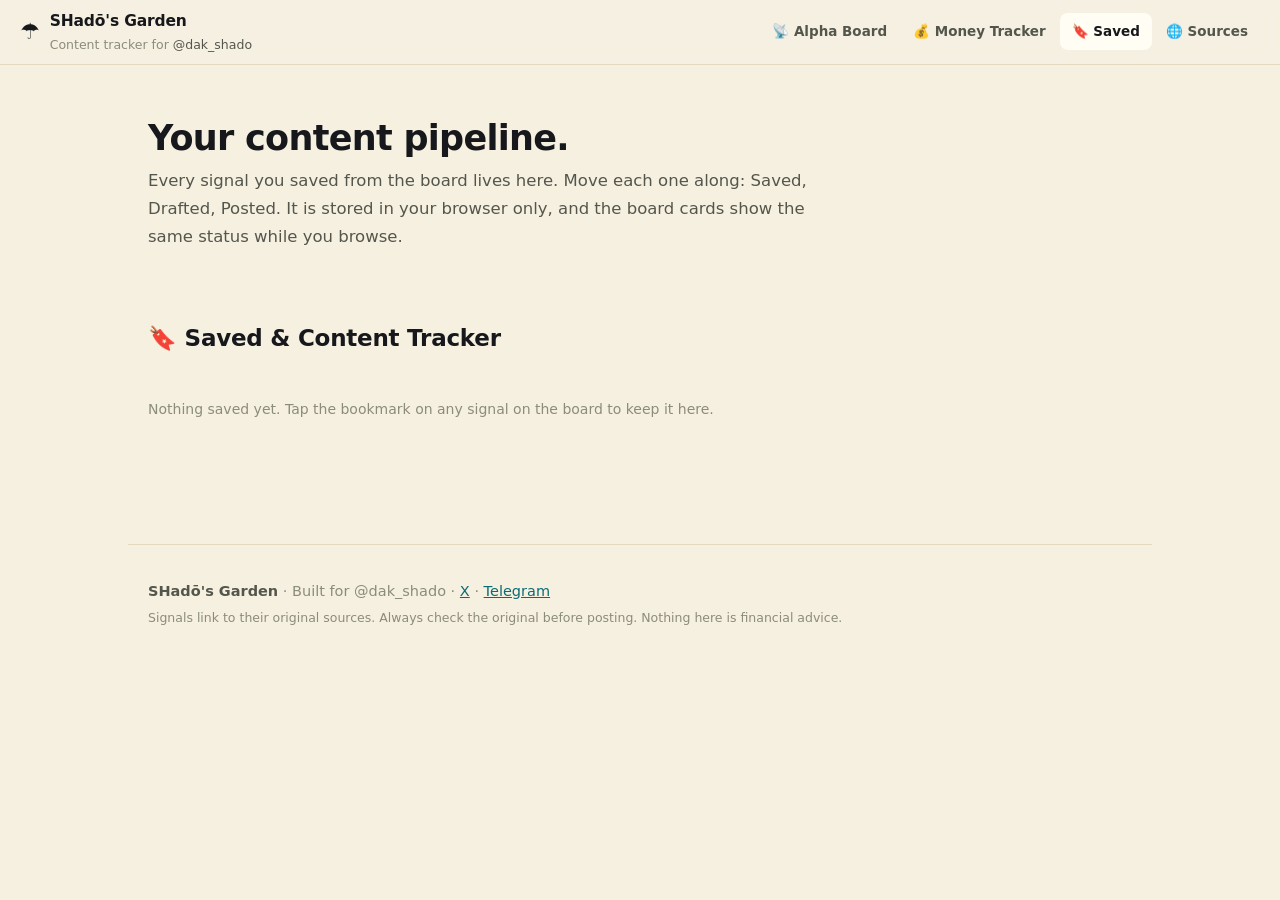
<file: saved.html>
<!DOCTYPE html>
<html lang="en">
<head>
<meta charset="UTF-8">
<meta name="description" content="Saved signals and content tracker for @dak_shado: Saved, Drafted, Posted.">
<meta name="viewport" content="width=device-width, initial-scale=1.0">
<title>Saved &amp; Content Tracker, SHado's Garden</title>
<link rel="stylesheet" href="styles.css?v=20261111-2">
</head>
<body>
<header class="topbar">
  <div class="brand">
    <div class="brand-mark">☂️</div>
    <div>
      <div class="brand-name">SHadō's Garden</div>
      <div class="brand-sub">Content tracker for <a href="https://x.com/dak_shado" target="_blank" rel="noopener">@dak_shado</a></div>
    </div>
  </div>
  <nav class="nav">
    <a href="index.html">📡 Alpha Board</a>
    <a href="money.html">💰 Money Tracker</a>
    <a href="saved.html" class="active">🔖 Saved</a>
    <a href="sources.html">🌐 Sources</a>
  </nav>
</header>

<section class="hero">
  <h1>Your content pipeline.</h1>
  <p>Every signal you saved from the board lives here. Move each one along: Saved, Drafted, Posted. It is stored in your browser only, and the board cards show the same status while you browse.</p>
</section>

<main>
  <section>
    <h2>🔖 Saved &amp; Content Tracker</h2>
    <div class="grid" id="saved-grid"><div class="skeleton"></div><div class="skeleton"></div></div>
    <p class="empty" id="saved-empty">Nothing saved yet. Tap the bookmark on any signal on the board to keep it here.</p>
  </section>
</main>

<footer>
  <p><strong>SHadō's Garden</strong> · Built for @dak_shado · <a href="https://x.com/dak_shado" target="_blank" rel="noopener">X</a> · <a href="https://t.me/DakSHado" target="_blank" rel="noopener">Telegram</a></p>
  <p class="fine">Signals link to their original sources. Always check the original before posting. Nothing here is financial advice.</p>
</footer>

<div class="modal-backdrop" id="draft-modal" hidden>
  <div class="modal">
    <button class="modal-close" id="draft-close" aria-label="Close">×</button>
    <h3>Draft with Muse</h3>
    <p class="section-sub">Copy this brief into your own Muse agent. It will verify the original source first, then draft your post and a thread version in the SHadō style, no hype, no financial advice.</p>
    <textarea id="draft-text" rows="14" readonly></textarea>
    <div class="modal-actions">
      <button id="draft-copy">Copy brief</button>
      <a class="button-link" href="https://muse.ai" target="_blank" rel="noopener">Open Muse</a>
    </div>
  </div>
</div>

<script src="app.js?v=20261116-1"></script>
</body>
</html>
</file>
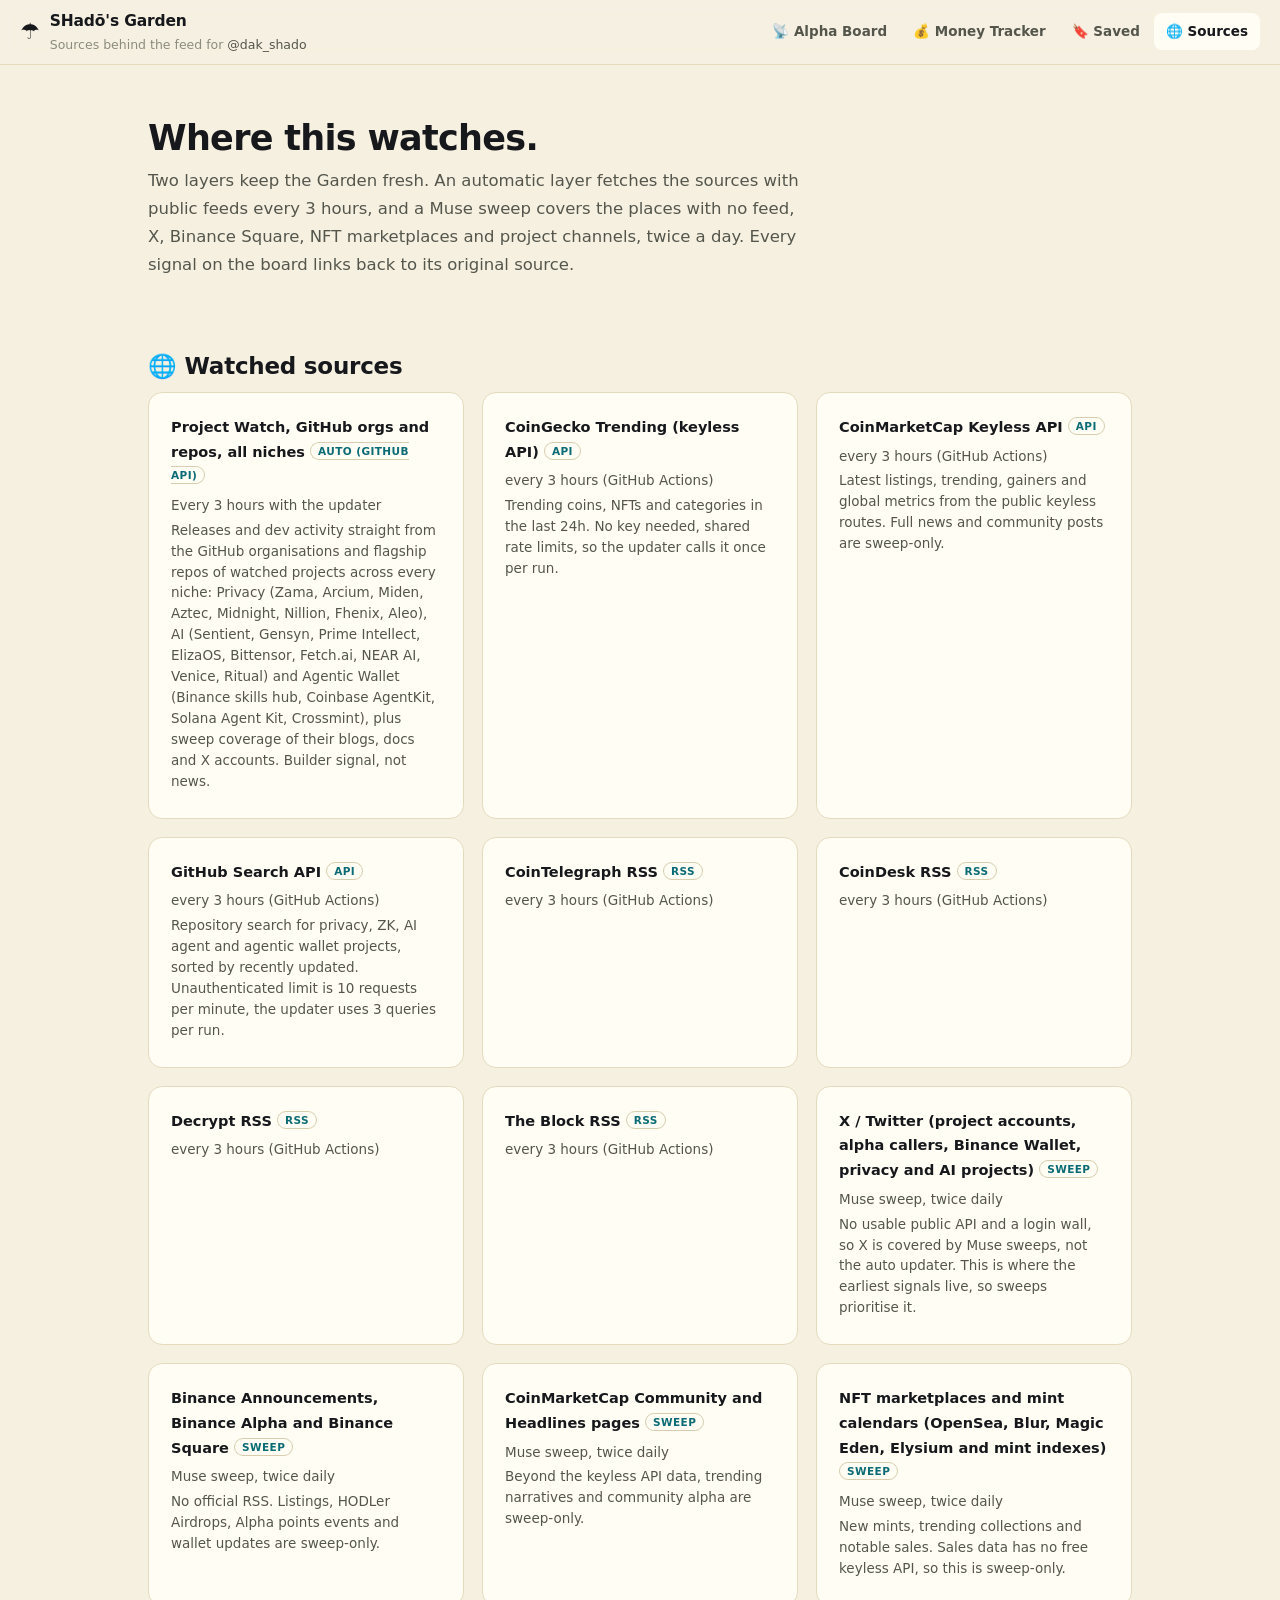
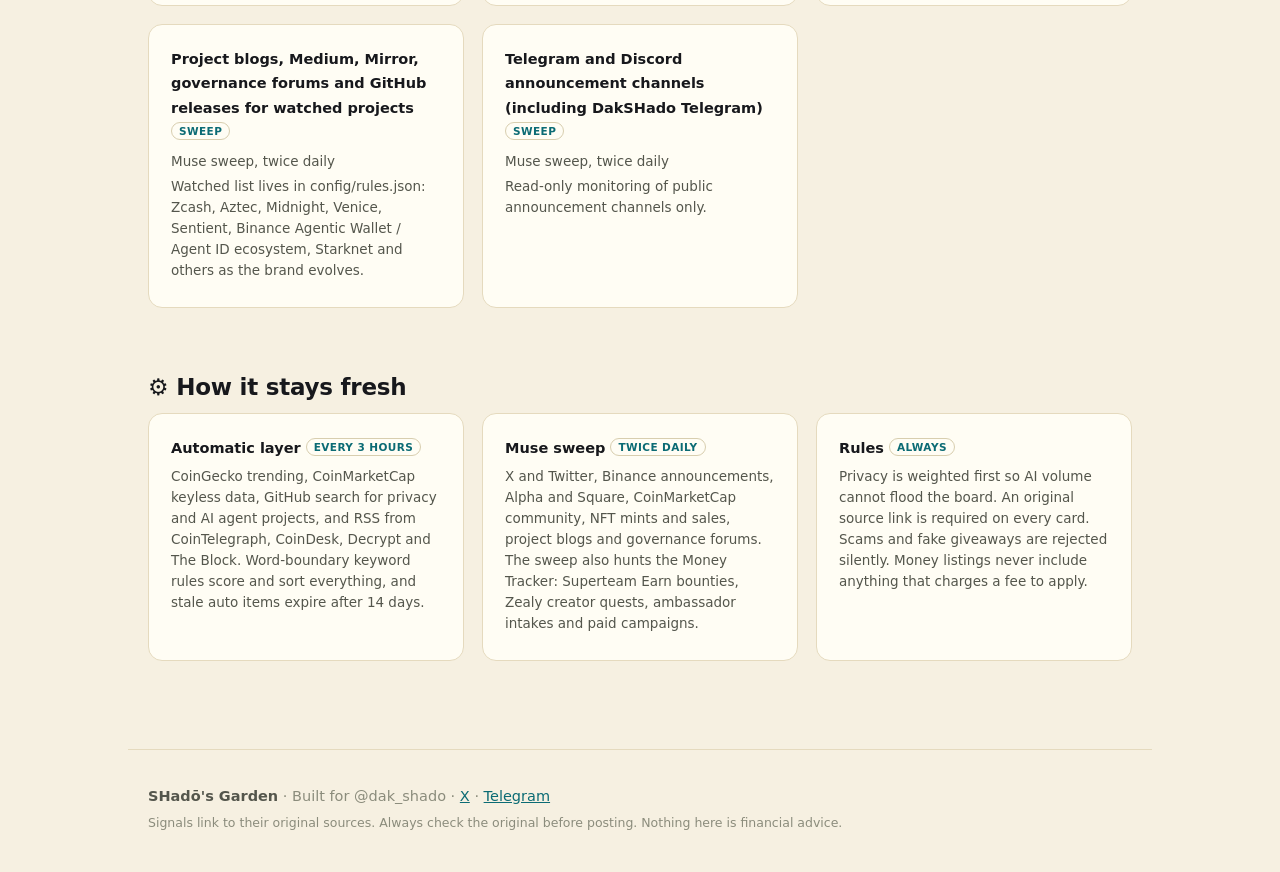
<file: sources.html>
<!DOCTYPE html>
<html lang="en">
<head>
<meta charset="UTF-8">
<meta name="description" content="Where SHado's Garden watches: the sources behind the alpha feed and the money tracker.">
<meta name="viewport" content="width=device-width, initial-scale=1.0">
<title>Sources, SHado's Garden</title>
<link rel="stylesheet" href="styles.css?v=20261111-2">
</head>
<body>
<header class="topbar">
  <div class="brand">
    <div class="brand-mark">☂️</div>
    <div>
      <div class="brand-name">SHadō's Garden</div>
      <div class="brand-sub">Sources behind the feed for <a href="https://x.com/dak_shado" target="_blank" rel="noopener">@dak_shado</a></div>
    </div>
  </div>
  <nav class="nav">
    <a href="index.html">📡 Alpha Board</a>
    <a href="money.html">💰 Money Tracker</a>
    <a href="saved.html">🔖 Saved</a>
    <a href="sources.html" class="active">🌐 Sources</a>
  </nav>
</header>

<section class="hero">
  <h1>Where this watches.</h1>
  <p>Two layers keep the Garden fresh. An automatic layer fetches the sources with public feeds every 3 hours, and a Muse sweep covers the places with no feed, X, Binance Square, NFT marketplaces and project channels, twice a day. Every signal on the board links back to its original source.</p>
</section>

<main>
  <section>
    <h2>🌐 Watched sources</h2>
    <div id="sources-list" class="sources-list"><div class="skeleton"></div><div class="skeleton"></div></div>
  </section>

  <section>
    <h2>⚙️ How it stays fresh</h2>
    <div class="sources-list">
      <div class="source-card"><h4>Automatic layer <span class="pill">every 3 hours</span></h4><p>CoinGecko trending, CoinMarketCap keyless data, GitHub search for privacy and AI agent projects, and RSS from CoinTelegraph, CoinDesk, Decrypt and The Block. Word-boundary keyword rules score and sort everything, and stale auto items expire after 14 days.</p></div>
      <div class="source-card"><h4>Muse sweep <span class="pill">twice daily</span></h4><p>X and Twitter, Binance announcements, Alpha and Square, CoinMarketCap community, NFT mints and sales, project blogs and governance forums. The sweep also hunts the Money Tracker: Superteam Earn bounties, Zealy creator quests, ambassador intakes and paid campaigns.</p></div>
      <div class="source-card"><h4>Rules <span class="pill">always</span></h4><p>Privacy is weighted first so AI volume cannot flood the board. An original source link is required on every card. Scams and fake giveaways are rejected silently. Money listings never include anything that charges a fee to apply.</p></div>
    </div>
  </section>
</main>

<footer>
  <p><strong>SHadō's Garden</strong> · Built for @dak_shado · <a href="https://x.com/dak_shado" target="_blank" rel="noopener">X</a> · <a href="https://t.me/DakSHado" target="_blank" rel="noopener">Telegram</a></p>
  <p class="fine">Signals link to their original sources. Always check the original before posting. Nothing here is financial advice.</p>
</footer>

<script src="app.js?v=20261116-1"></script>
</body>
</html>
</file>
<file: styles.css>
/* SHado's Garden design system
   Tokens first. Spacing follows a 4px scale, radii are restrained,
   one accent (violet), green reserved for positive/earned states. */
:root{
  --bg:#F6F0E1;
  --bg2:#EFE7CF;
  --card:#FFFDF4;
  --elev:#FFFDF4;
  --text:#17181C;
  --muted:#54564C;
  --faint:#8B8C7C;
  --line:#D8CEAF;
  --line-soft:#E5DABE;
  --accent:#0B6B74;
  --accent-solid:#0E7C86;
  --accent-ink:#FFFFFF;
  --green:#1E9E66;
  --amber:#B97F16;
  --teal:#0E7C86;
  --r-sm:6px;
  --r-md:10px;
  --r-lg:14px;
  --font:"Inter",system-ui,-apple-system,"Segoe UI",Roboto,"Helvetica Neue",Arial,sans-serif;
  --topbar-h:58px;
}
*{box-sizing:border-box}
html{scroll-behavior:smooth}
body{margin:0;background:var(--bg);color:var(--text);font-family:var(--font);font-size:17px;line-height:1.7;-webkit-font-smoothing:antialiased;text-rendering:optimizeLegibility}
a{color:var(--accent)}
::selection{background:rgba(14,124,134,.25)}
:focus{outline:none}
:focus-visible{outline:2px solid var(--accent);outline-offset:2px;border-radius:4px}

/* ---------- Top bar / navigation ---------- */
.topbar{position:sticky;top:0;z-index:40;display:flex;justify-content:space-between;align-items:center;gap:16px;min-height:var(--topbar-h);padding:8px 20px;background:rgba(246,240,225,.9);backdrop-filter:blur(10px);border-bottom:1px solid var(--line-soft)}
.brand{display:flex;gap:10px;align-items:center;min-width:0}
.brand-mark{font-size:22px;line-height:1}
.brand-name{font-weight:650;font-size:15.5px;letter-spacing:-.01em;white-space:nowrap}
.brand-sub{color:var(--faint);font-size:12.5px;white-space:nowrap;overflow:hidden;text-overflow:ellipsis}
.brand-sub a{color:var(--muted);text-decoration:none}
.brand-sub a:hover{color:var(--accent)}
.nav{display:flex;gap:2px;align-items:center;overflow-x:auto;scrollbar-width:none}
.nav::-webkit-scrollbar{display:none}
.nav a{color:var(--muted);text-decoration:none;font-size:13.5px;font-weight:550;padding:7px 12px;border-radius:8px;white-space:nowrap;transition:background .15s,color .15s}
.nav a:hover{color:var(--text);background:var(--bg2)}
.nav a.active{color:var(--text);background:var(--elev)}

/* ---------- Hero ---------- */
.hero{padding:52px 20px 8px;max-width:1024px;margin:0 auto}
.hero h1{font-size:35px;line-height:1.2;font-weight:700;letter-spacing:-.02em;margin:0 0 8px}
.hero p{color:var(--muted);max-width:660px;margin:0 0 20px;font-size:16.5px;line-height:1.7}
.hero-meta{display:flex;gap:16px;color:var(--faint);font-size:13px;margin-bottom:4px;flex-wrap:wrap}
.hero-meta span:first-child{color:var(--muted);font-weight:550}

/* ---------- Toolbar (search + filters, sticky) ---------- */
.toolbar{position:sticky;top:var(--topbar-h);z-index:30;background:rgba(246,240,225,.96);backdrop-filter:blur(10px);padding:16px 0 14px;border-bottom:1px solid var(--line-soft);margin-top:12px}
.search-row{display:flex;gap:10px;flex-wrap:wrap;margin-bottom:14px;align-items:center}
.search-row input[type=search]{flex:1;min-width:200px;height:44px;padding:0 16px;border-radius:var(--r-md);border:1px solid var(--line);background:var(--bg2);color:var(--text);font-size:14.5px;font-family:var(--font)}
.search-row input[type=search]::placeholder{color:var(--faint)}
.search-row input[type=search]:focus{border-color:var(--accent)}
.search-row select{height:44px;padding:0 10px;border-radius:var(--r-md);border:1px solid var(--line);background:var(--bg2);color:var(--text);font-size:14px;font-family:var(--font)}
.saved-toggle{display:flex;align-items:center;gap:7px;color:var(--muted);font-size:13.5px;cursor:pointer;padding:6px 4px}
.saved-toggle input{width:16px;height:16px;accent-color:var(--accent-solid)}
.chips{display:flex;gap:6px;flex-wrap:wrap}
.chip{min-height:36px;padding:7px 15px;border-radius:999px;border:1px solid var(--line);background:transparent;color:var(--muted);cursor:pointer;font-size:14px;font-weight:550;font-family:var(--font);transition:background .15s,color .15s,border-color .15s}
.chip:hover{color:var(--text);border-color:#B4A67F}
.chip.active{background:var(--accent-solid);color:var(--accent-ink);border-color:transparent;font-weight:600}

/* ---------- Layout / sections ---------- */
main{max-width:1024px;margin:0 auto;padding:8px 20px 88px}
section{margin-top:60px}
section:first-child{margin-top:32px}
h2{font-size:23px;font-weight:650;letter-spacing:-.01em;margin:0 0 6px}
.section-sub{color:var(--muted);font-size:15.5px;margin:0 0 22px;max-width:680px}
.empty{color:var(--faint);font-size:14px;padding:20px 0}

/* ---------- Feed items (editorial rows) ---------- */
#board-grid,#saved-grid{display:flex;flex-direction:column}
#top-grid{display:grid;grid-template-columns:1fr 1fr;gap:0 52px}
.sig{padding:30px 4px;border-bottom:1px solid var(--line-soft);display:flex;flex-direction:column;gap:10px}
.sig-meta{display:flex;align-items:center;gap:8px;font-size:12.5px;color:var(--faint);flex-wrap:wrap}
.sig-meta .score{margin-left:auto}
.src-link{color:var(--muted);text-decoration:none;font-weight:600}
.src-link:hover{color:var(--accent);text-decoration:underline}
.score{font-size:12.5px;color:var(--amber);font-weight:650;white-space:nowrap}
.sig h3{margin:0;font-size:20px;line-height:1.42;font-weight:620;letter-spacing:-.005em}
.sig h3 a{color:var(--text);text-decoration:none}
.sig h3 a:hover{color:var(--accent)}
.sig p{margin:0;color:var(--muted);font-size:16px;line-height:1.68}
.angle{background:rgba(14,124,134,.07);border:1px solid var(--line-soft);border-left:3px solid var(--teal);border-radius:10px;padding:15px 17px;font-size:15px;color:var(--muted);line-height:1.65}
.angle strong{color:var(--text);font-weight:600}
.sig-foot{display:flex;align-items:center;gap:10px;flex-wrap:wrap;margin-top:3px}
.sig-foot .card-actions{margin-left:auto}
.card-actions{display:flex;gap:6px;flex-wrap:wrap;align-items:center}
.tag{font-size:12px;font-weight:650;letter-spacing:.05em;text-transform:uppercase;padding:3px 8px;border-radius:999px;border:1px solid var(--line);color:var(--muted);white-space:nowrap}
.tag.Privacy{color:var(--teal)}
.tag.AI{color:#6C5CE7}
.tag.Agentic{color:var(--green)}
.status-badge{font-size:11px;font-weight:650;padding:3px 8px;border-radius:999px;background:rgba(76,195,138,.14);color:var(--green)}
.status-badge.drafted{background:rgba(224,181,106,.14);color:var(--amber)}
.status-badge.posted{background:rgba(139,124,255,.16);color:var(--accent)}
.status-btns{display:flex;gap:6px;flex-wrap:wrap}
.status-btns button{min-height:30px;padding:4px 11px;font-size:12px}

/* ---------- Buttons ---------- */
button,.button-link{min-height:38px;padding:8px 15px;border-radius:8px;border:1px solid var(--line);background:var(--elev);color:var(--text);cursor:pointer;font-size:13.5px;font-weight:550;font-family:var(--font);text-decoration:none;display:inline-flex;align-items:center;gap:6px;transition:background .15s,border-color .15s,filter .15s}
button:hover,.button-link:hover{border-color:#B4A67F;background:#EAE0C6}
button.primary,.button-link.primary{background:var(--accent-solid);color:var(--accent-ink);border-color:transparent;font-weight:600}
button.primary:hover,.button-link.primary:hover{background:var(--accent-solid);filter:brightness(1.1)}
.sig .card-actions button,.sig .card-actions .button-link{min-height:32px;padding:5px 12px;font-size:13px;background:transparent}
.sig .card-actions button:hover,.sig .card-actions .button-link:hover{background:var(--bg2)}
.sig .card-actions button.primary{background:var(--accent-solid)}
.sig .card-actions button.primary:hover{filter:brightness(1.1)}
.status-btns button.on{background:var(--accent-solid);color:var(--accent-ink);border-color:transparent;font-weight:600}

/* ---------- Cards (money board, sources) ---------- */
.grid{display:grid;grid-template-columns:repeat(auto-fill,minmax(315px,1fr));gap:22px}
.card{background:var(--card);border:1px solid var(--line-soft);border-radius:var(--r-lg);padding:26px;display:flex;flex-direction:column;gap:12px;transition:border-color .15s}
.card:hover{border-color:var(--line)}
.card-top{display:flex;justify-content:space-between;gap:8px;align-items:flex-start}
.card h3{margin:0;font-size:18px;line-height:1.4;font-weight:620}
.card h3 a{color:var(--text);text-decoration:none}
.card h3 a:hover{color:var(--accent)}
.card p{margin:0;color:var(--muted);font-size:14.5px;line-height:1.55}
.card .angle{border-left-color:var(--green)}
.card-meta{display:flex;gap:12px;flex-wrap:wrap;color:var(--faint);font-size:12.5px;align-items:center}
.card .card-actions{margin-top:auto;padding-top:4px}
.reward{font-size:14.5px;font-weight:600;color:var(--text);background:var(--bg2);border:1px solid var(--line-soft);border-radius:var(--r-md);padding:11px 13px;line-height:1.5}
.sources-list{display:grid;grid-template-columns:repeat(auto-fill,minmax(300px,1fr));gap:18px}
.source-card{background:var(--card);border:1px solid var(--line-soft);border-radius:var(--r-lg);padding:22px}
.source-card h4{margin:0 0 6px;font-size:14.5px;font-weight:620}
.source-card p{margin:0 0 4px;color:var(--muted);font-size:13.5px;line-height:1.55}
.pill{font-size:10.5px;font-weight:650;letter-spacing:.04em;text-transform:uppercase;padding:2px 7px;border-radius:999px;border:1px solid var(--line);color:var(--accent);vertical-align:2px}

/* ---------- Money stats & pipeline ---------- */
.money-stats{display:flex;gap:12px;flex-wrap:wrap;margin-bottom:20px}
.stat{background:var(--card);border:1px solid var(--line-soft);border-radius:var(--r-lg);padding:18px 22px;display:flex;flex-direction:column;gap:1px;min-width:150px}
.stat-num{font-size:21px;font-weight:700;letter-spacing:-.01em;color:var(--text)}
.stat-label{font-size:12px;color:var(--faint)}
.pipe-head{margin:20px 0 8px;font-size:14px;font-weight:650;color:var(--muted)}
.pipe-row{display:flex;justify-content:space-between;gap:10px;align-items:center;background:var(--card);border:1px solid var(--line-soft);border-radius:var(--r-md);padding:14px 18px;margin-bottom:10px;flex-wrap:wrap;font-size:14px}

/* ---------- Project watch ---------- */
.watch-group{display:flex;gap:12px;align-items:flex-start;margin-bottom:16px;flex-wrap:wrap}
.watch-label{font-weight:650;font-size:13.5px;padding-top:6px;min-width:128px;color:var(--muted)}

/* ---------- Show more / footer / modal ---------- */
.show-more-wrap{text-align:center;margin-top:28px}
.show-more-wrap button{min-height:42px;padding:10px 26px;font-size:14px}
footer{border-top:1px solid var(--line-soft);padding:34px 20px;max-width:1024px;margin:0 auto;color:var(--faint);font-size:14.5px}
footer p{margin:0 0 4px}
footer strong{color:var(--muted)}
.fine{font-size:12.5px}
.modal-backdrop{position:fixed;inset:0;background:rgba(23,24,28,.45);backdrop-filter:blur(3px);display:flex;align-items:center;justify-content:center;padding:16px;z-index:60}
.modal-backdrop[hidden]{display:none !important}
.modal{background:var(--elev);border:1px solid var(--line);border-radius:16px;max-width:640px;width:100%;padding:28px;position:relative;box-shadow:0 24px 64px rgba(23,24,28,.28)}
.modal h3{margin:0 0 6px;font-size:17px;font-weight:650}
.modal textarea{width:100%;background:var(--bg);color:var(--text);border:1px solid var(--line);border-radius:var(--r-md);padding:12px;font-family:ui-monospace,SFMono-Regular,Menlo,monospace;font-size:13px;line-height:1.55;resize:vertical}
.modal textarea:focus{border-color:var(--accent)}
.modal-close{position:absolute;right:10px;top:10px;min-height:34px;padding:4px 11px}
.modal-actions{display:flex;gap:8px;margin-top:14px;flex-wrap:wrap}

/* ---------- Loading skeletons ---------- */
.skeleton{height:118px;border-radius:var(--r-lg);background:linear-gradient(100deg,var(--bg2) 40%,var(--card) 50%,var(--bg2) 60%);background-size:200% 100%;animation:sh 1.3s infinite}
@keyframes sh{to{background-position:-200% 0}}

/* ---------- Responsive ---------- */
@media (max-width:900px){
  #top-grid{grid-template-columns:1fr}
}
@media (max-width:640px){
  .topbar{flex-direction:column;align-items:flex-start;gap:4px;padding:10px 16px}
  :root{--topbar-h:96px}
  .brand-sub{white-space:normal}
  .nav{width:100%}
  .hero{padding:26px 16px 2px}
  .hero h1{font-size:23px}
  main{padding:4px 16px 48px}
  section{margin-top:44px}
  .sig{padding:24px 0}
  .sig h3{font-size:16px}
  .grid{grid-template-columns:1fr}
  .watch-label{min-width:100%}
  .stat{flex:1;min-width:100px}
  .search-row input[type=search]{min-width:150px}
}
@media (prefers-reduced-motion:reduce){
  html{scroll-behavior:auto}
  *,*::before,*::after{animation-duration:.01ms !important;transition-duration:.01ms !important}
}

/* Error state and filter utilities (round 2) */
.error-block{background:var(--card);border:1px solid var(--line);border-radius:var(--r-lg);padding:18px;display:flex;gap:14px;align-items:center;justify-content:space-between;flex-wrap:wrap;margin:12px 0}
.error-block p{margin:0;color:var(--muted);font-size:14px}
.error-block strong{color:var(--text)}
.clear-btn{min-height:32px;padding:5px 12px;font-size:13px;background:transparent}
button:disabled{opacity:.45;cursor:not-allowed}
[hidden]{display:none !important}
</file>
